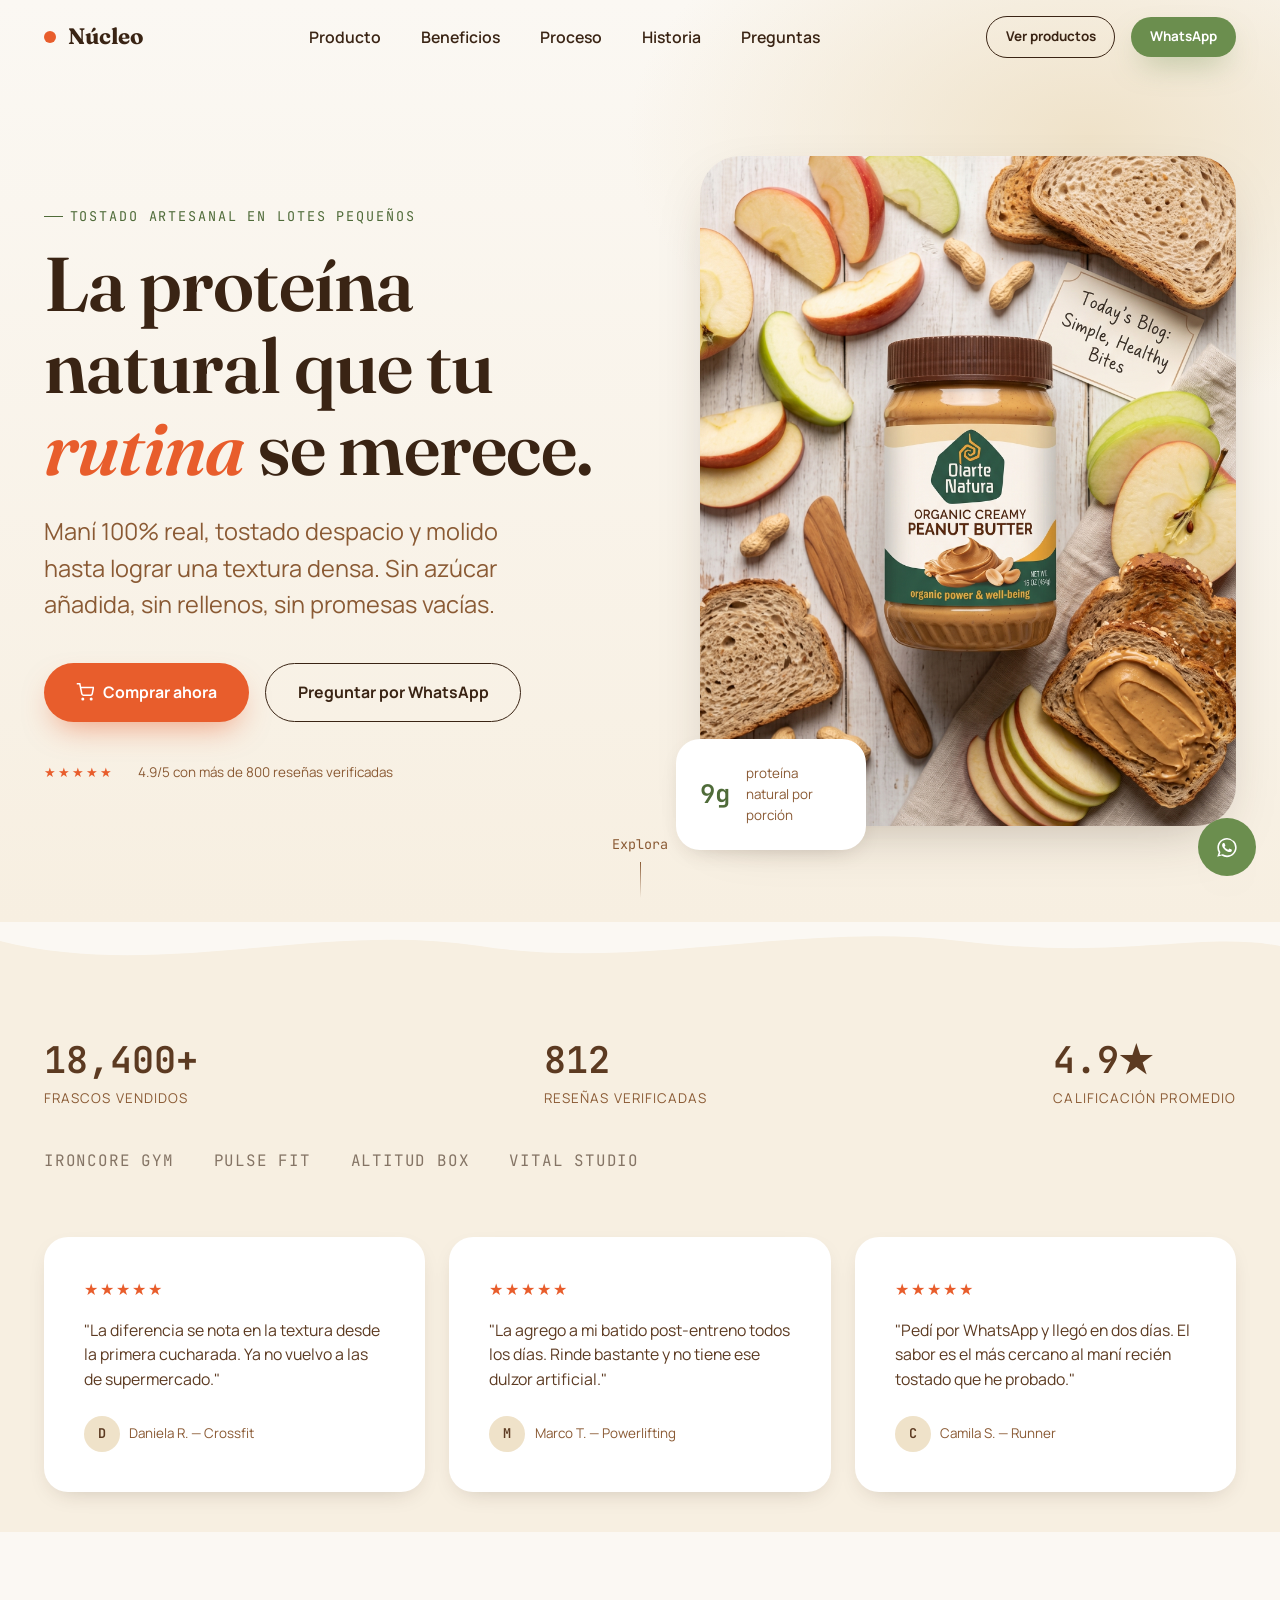
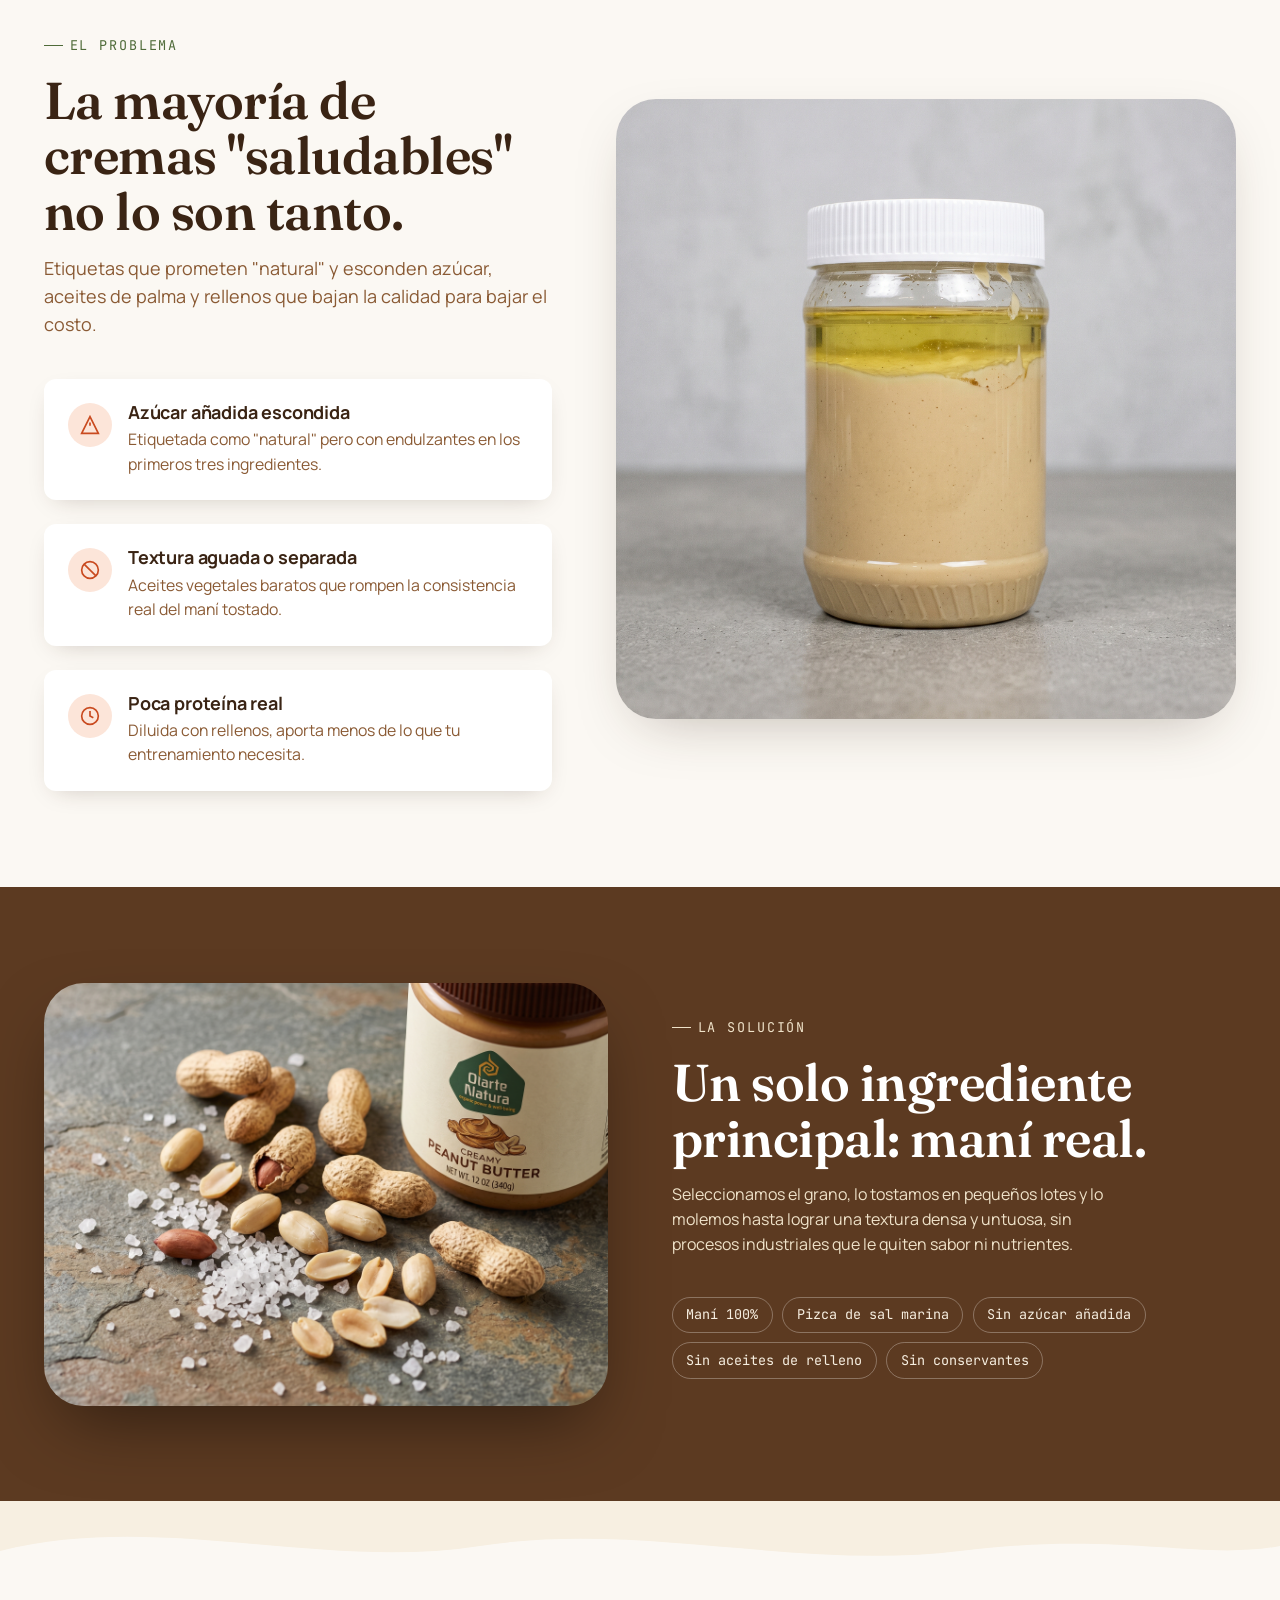
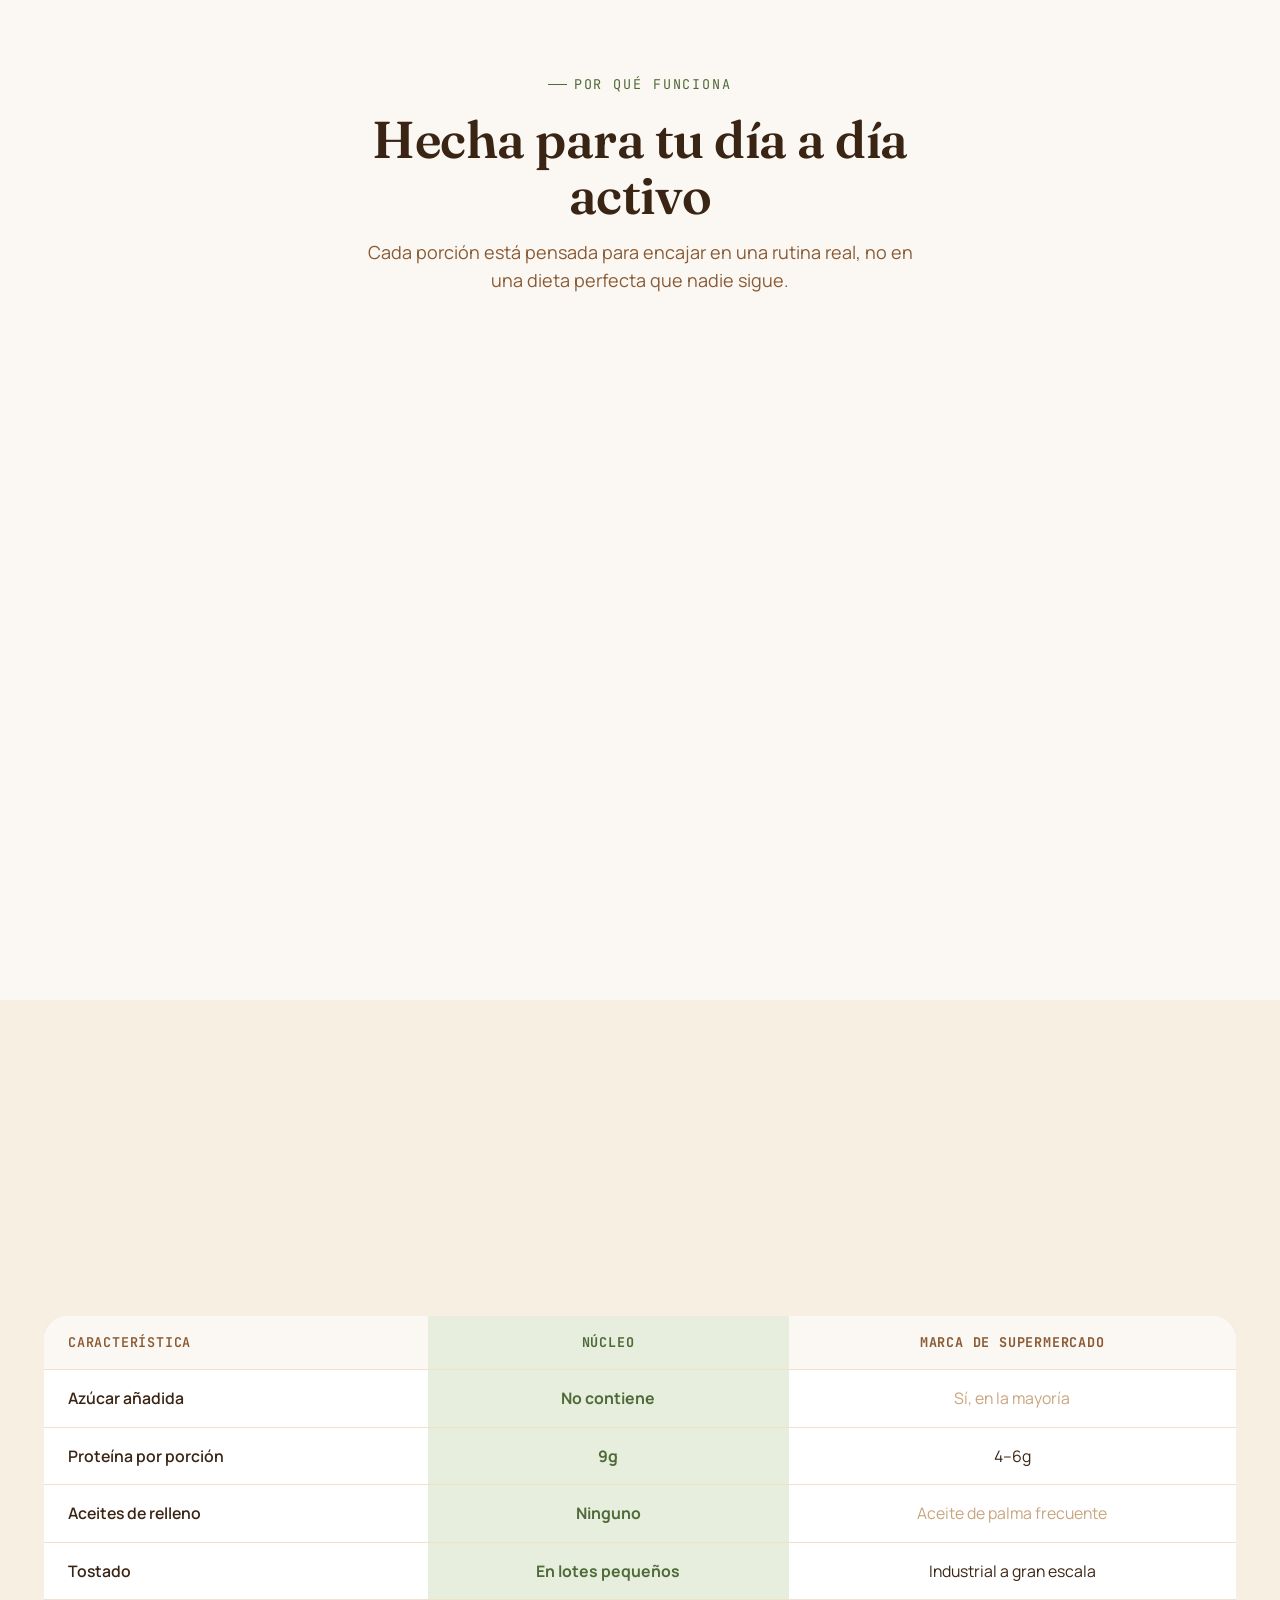
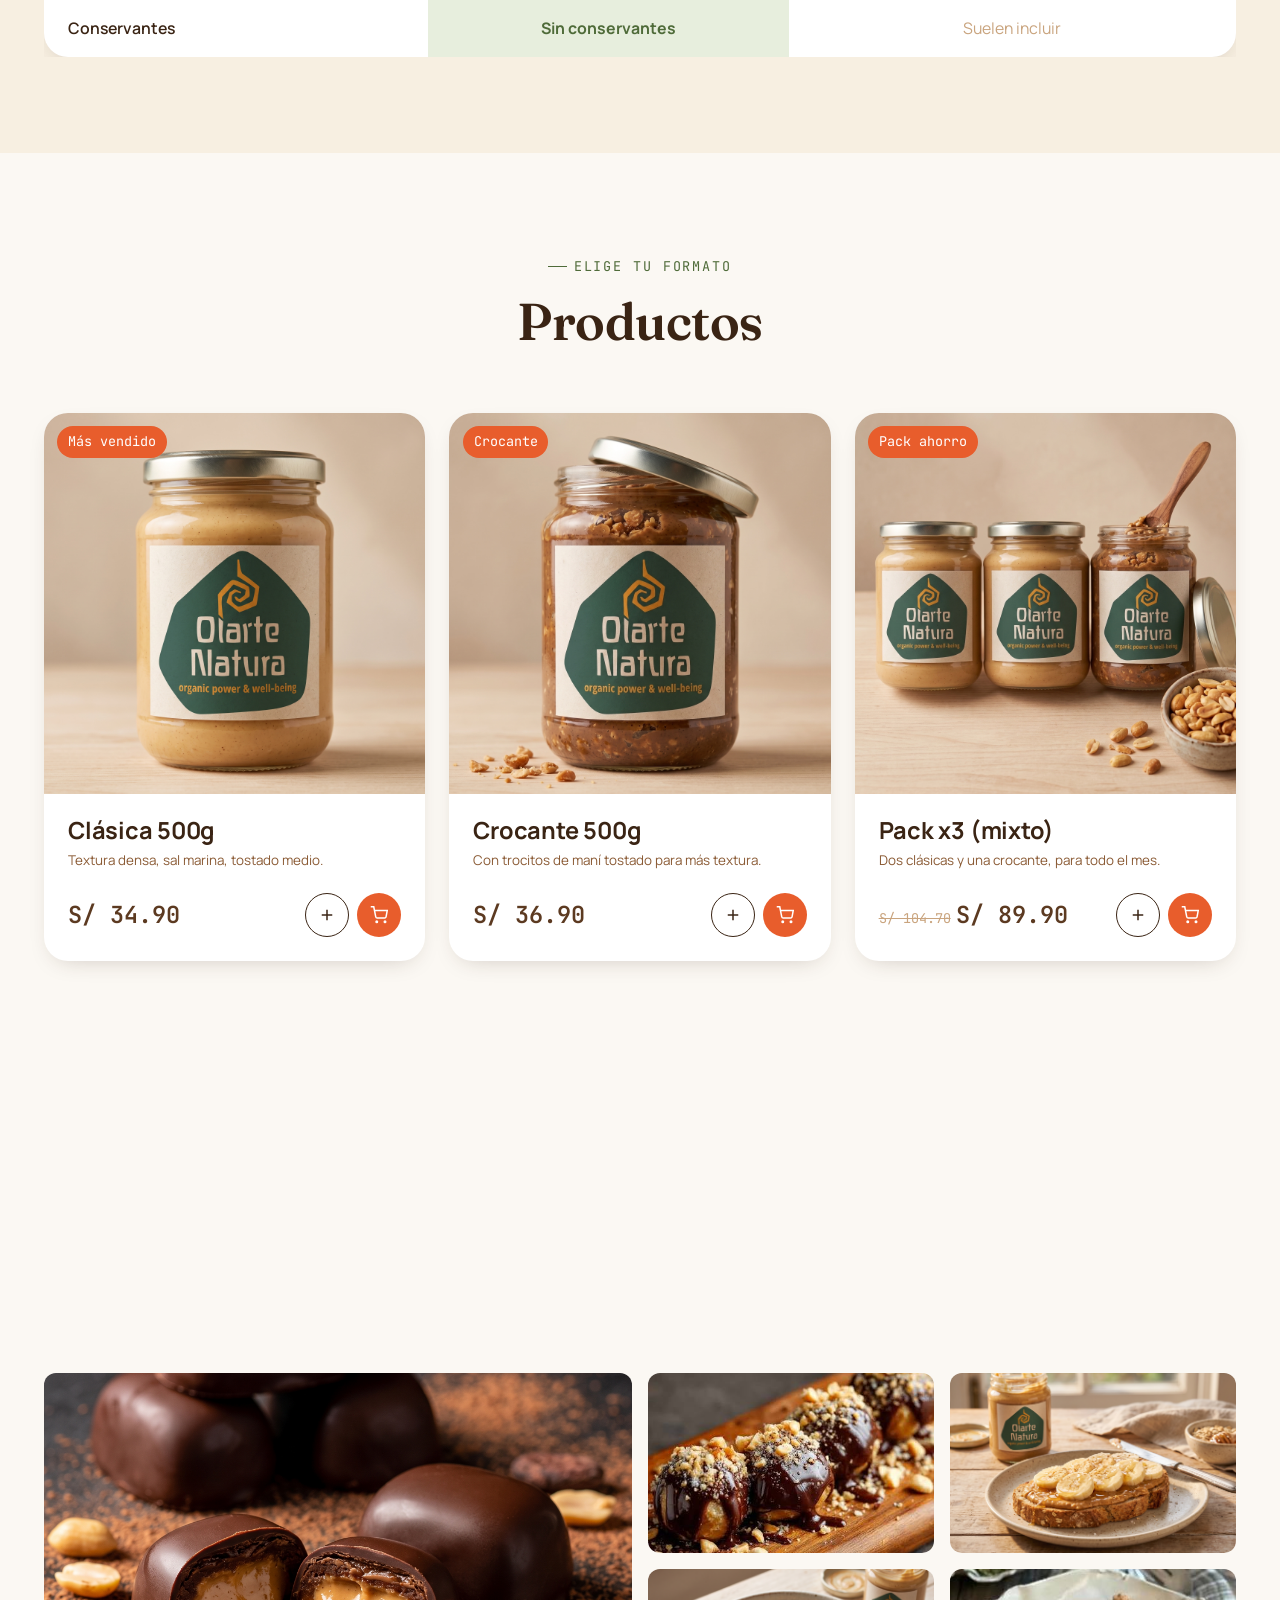
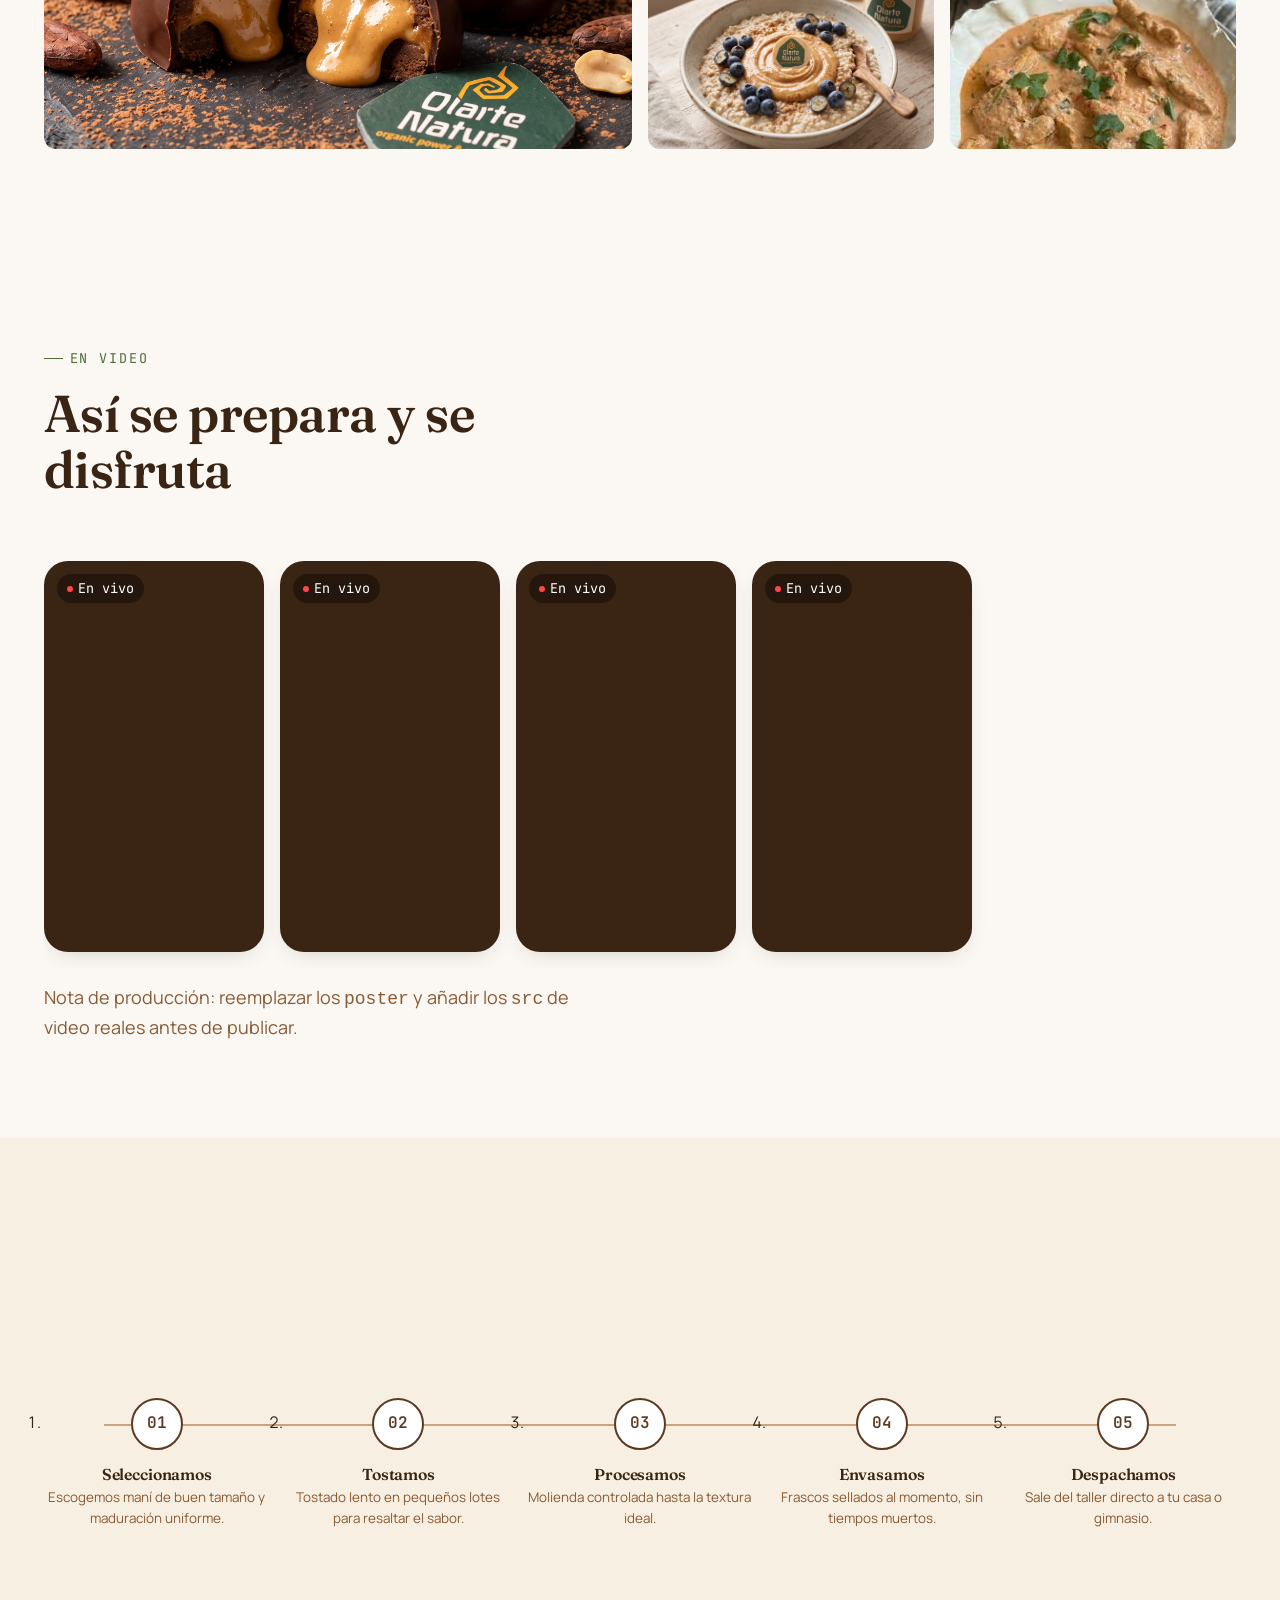
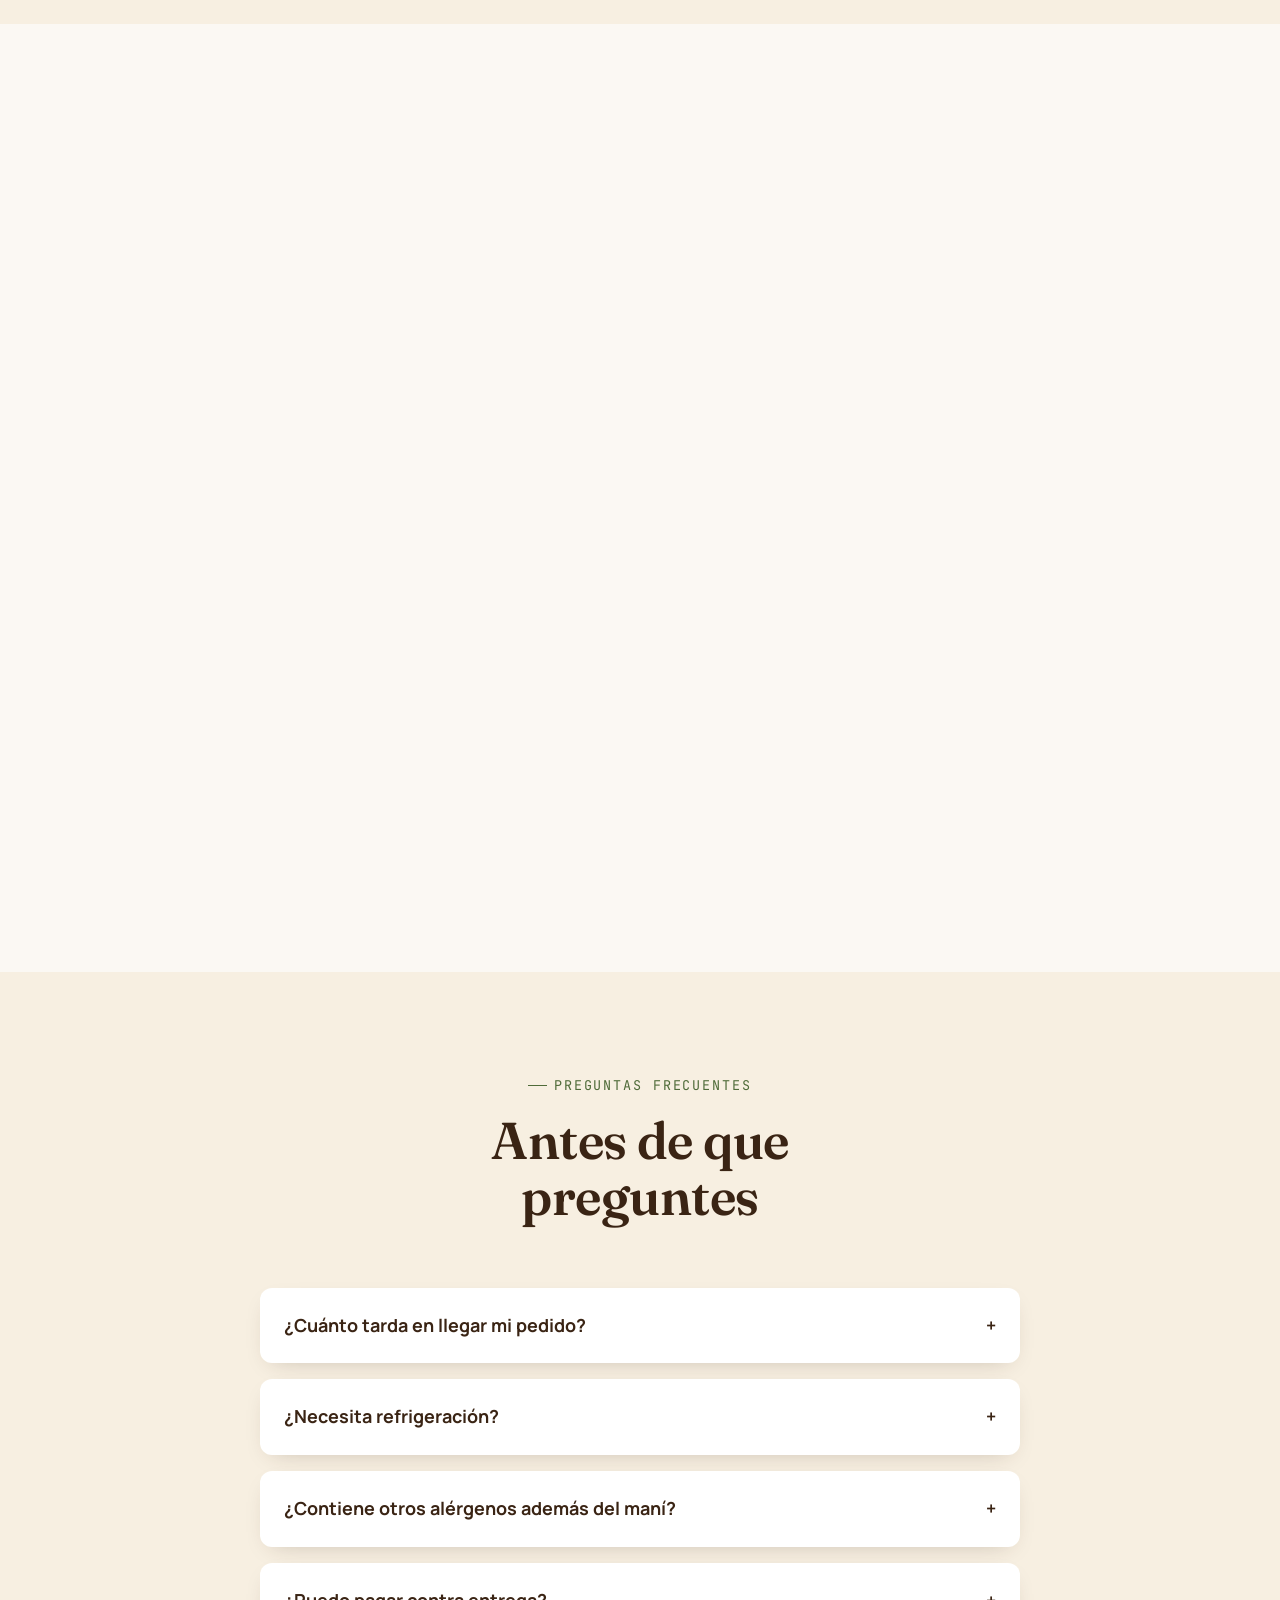
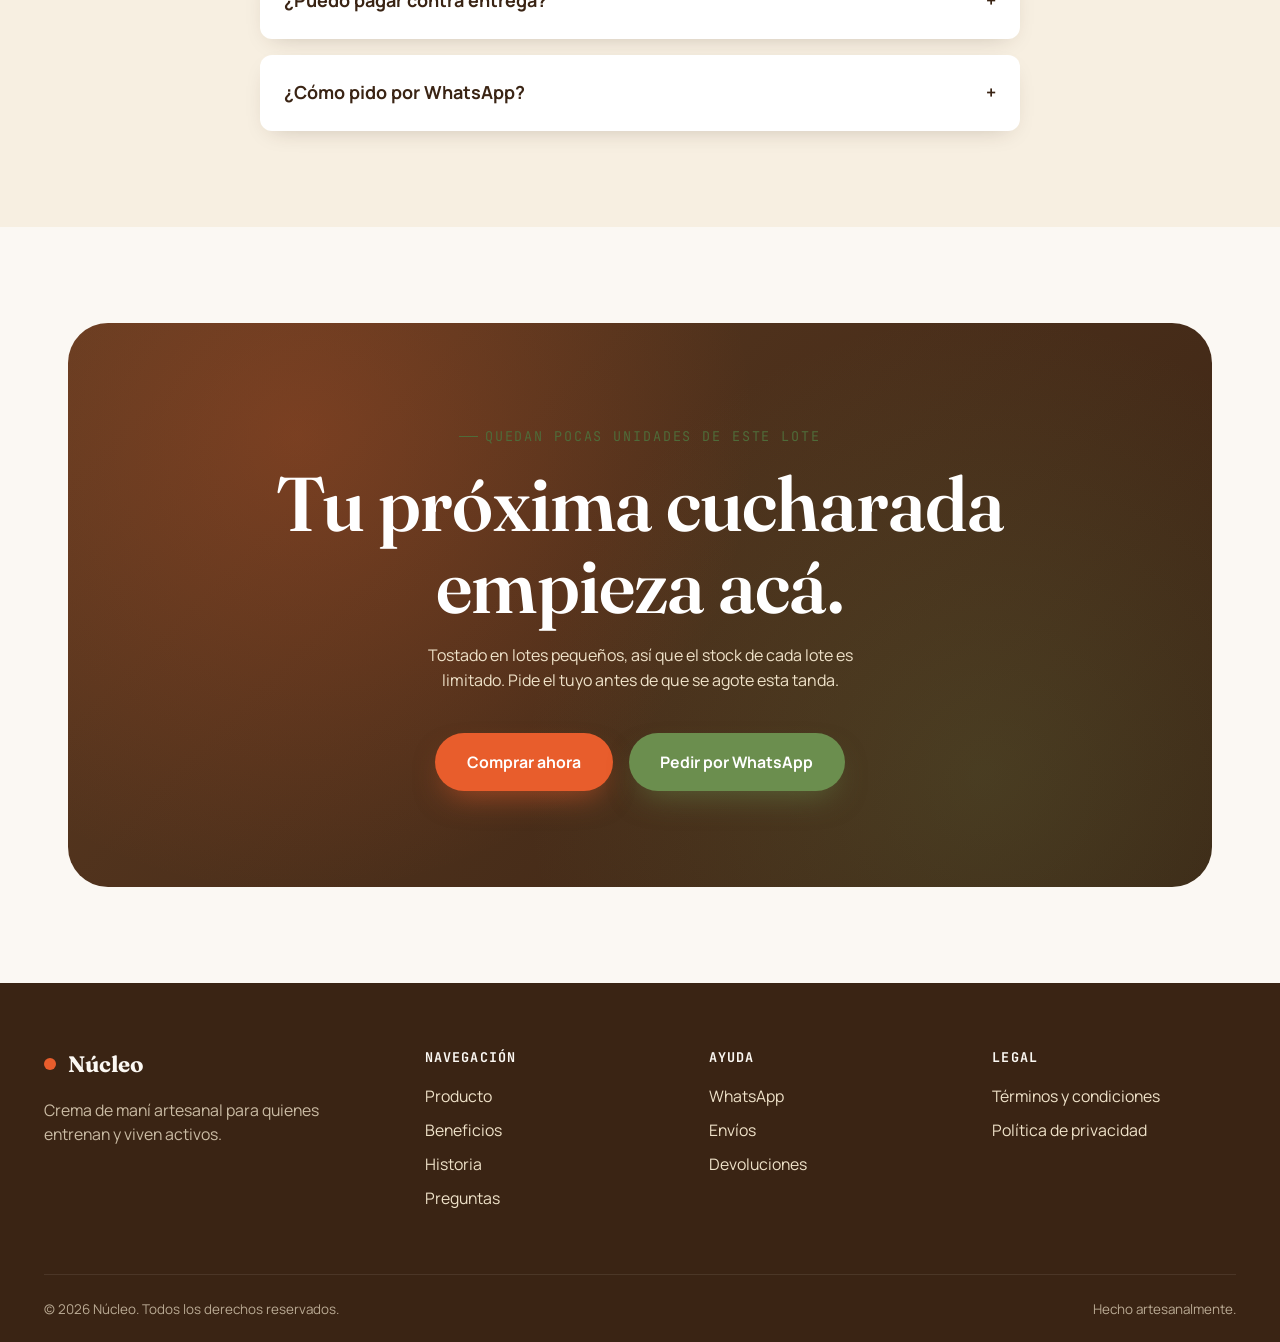
<file: index.html>
<!DOCTYPE html>
<html lang="es">
<head>
<meta charset="UTF-8">
<meta name="viewport" content="width=device-width, initial-scale=1.0">

<!-- ============ SEO ============ -->
<title>Núcleo | Crema de Maní Artesanal 100% Natural para Deportistas</title>
<meta name="description" content="Crema de maní artesanal, tostada en pequeños lotes, sin azúcar añadida y alta en proteína. Ideal para tu rutina fitness. Envíos a todo el país, pide por WhatsApp.">
<meta name="keywords" content="crema de mani, mantequilla de mani, proteina natural, mani fitness, crema de mani artesanal, mani sin azucar">
<link rel="canonical" href="https://www.nucleomani.com/">

<!-- ============ Open Graph ============ -->
<meta property="og:type" content="website">
<meta property="og:title" content="Núcleo | Crema de Maní Artesanal 100% Natural">
<meta property="og:description" content="Tostada en pequeños lotes. Sin azúcar añadida. Alta en proteína natural. Hecha para quienes entrenan y viven activos.">
<meta property="og:image" content="/images/og-cover.jpg">
<meta property="og:locale" content="es_PE">
<meta property="og:url" content="https://www.nucleomani.com/">
<meta name="twitter:card" content="summary_large_image">

<!-- ============ Schema.org: Product + Organization ============ -->
<script type="application/ld+json">
{
  "@context": "https://schema.org",
  "@type": "Product",
  "name": "Núcleo Crema de Maní Artesanal",
  "description": "Crema de maní 100% natural, tostada en pequeños lotes, sin azúcar añadida, alta en proteína.",
  "brand": {"@type": "Brand", "name": "Núcleo"},
  "offers": {
    "@type": "AggregateOffer",
    "priceCurrency": "PEN",
    "lowPrice": "29.90",
    "highPrice": "49.90",
    "offerCount": "3"
  },
  "aggregateRating": {
    "@type": "AggregateRating",
    "ratingValue": "4.9",
    "reviewCount": "812"
  }
}
</script>

<link rel="icon" href="/icons/favicon.svg" type="image/svg+xml">
<style>
/* =====================================================================
   MANÍ ARTESANAL — SISTEMA DE DISEÑO
   Marca premium de crema de maní artesanal para el mercado fitness.
   Paleta: marrón maní / crema / verde natural / naranja CTA
   Tipografía: Fraunces (display) + Manrope (cuerpo) + JetBrains Mono (data)
   ===================================================================== */

@import url('https://fonts.googleapis.com/css2?family=Fraunces:ital,opsz,wght@0,9..144,300;0,9..144,400;0,9..144,500;0,9..144,600;0,9..144,700;0,9..144,900;1,9..144,400;1,9..144,500&family=Manrope:wght@400;500;600;700;800&family=JetBrains+Mono:wght@400;500;600&display=swap');

:root{
  /* ---- Color: paleta de marca ---- */
  --brown-900:#3A2414;   /* texto principal / marrón oscuro */
  --brown-700:#5C3A21;   /* marrón maní — color principal */
  --brown-500:#8A5A34;
  --brown-300:#C9A47E;
  --cream-100:#FBF8F3;   /* fondo base */
  --cream-200:#F7EFE1;   /* crema — color secundario */
  --cream-300:#EFE2C9;
  --green-600:#4F6B39;
  --green-500:#6B8E4E;   /* verde natural — acento */
  --green-100:#E7EEDD;
  --orange-600:#C94A1F;
  --orange-500:#E85D2C;  /* naranja intenso — CTA */
  --orange-100:#FCE5D9;
  --ink:#241505;
  --white:#FFFFFF;

  /* ---- Tipografía ---- */
  --font-display:'Fraunces', Georgia, serif;
  --font-body:'Manrope', -apple-system, sans-serif;
  --font-mono:'JetBrains Mono', monospace;

  /* ---- Escala tipográfica ---- */
  --fs-xs: clamp(0.75rem, 0.72rem + 0.15vw, 0.85rem);
  --fs-sm: clamp(0.9rem, 0.87rem + 0.15vw, 1rem);
  --fs-base: clamp(1rem, 0.97rem + 0.2vw, 1.125rem);
  --fs-lg: clamp(1.25rem, 1.15rem + 0.4vw, 1.5rem);
  --fs-xl: clamp(1.75rem, 1.5rem + 1vw, 2.5rem);
  --fs-2xl: clamp(2.25rem, 1.8rem + 1.8vw, 3.5rem);
  --fs-3xl: clamp(3rem, 2.2rem + 3.2vw, 5.5rem);

  /* ---- Espaciado ---- */
  --space-1: 0.5rem;
  --space-2: 1rem;
  --space-3: 1.5rem;
  --space-4: 2.5rem;
  --space-5: 4rem;
  --space-6: 6rem;
  --space-7: 9rem;

  /* ---- Forma / sombra ---- */
  --radius-sm: 12px;
  --radius-md: 24px;
  --radius-lg: 40px;
  --shadow-soft: 0 20px 60px -25px rgba(58,36,20,0.35);
  --shadow-tight: 0 8px 24px -12px rgba(58,36,20,0.28);
  --ease: cubic-bezier(.22,1,.36,1);
}

/* ===================== RESET ===================== */
*,*::before,*::after{box-sizing:border-box; margin:0; padding:0;}
html{scroll-behavior:smooth;}
@media (prefers-reduced-motion: reduce){
  html{scroll-behavior:auto;}
  *,*::before,*::after{animation-duration:0.01ms !important; animation-iteration-count:1 !important; transition-duration:0.01ms !important; scroll-behavior:auto !important;}
}
body{
  font-family:var(--font-body);
  color:var(--brown-900);
  background:var(--cream-100);
  line-height:1.55;
  -webkit-font-smoothing:antialiased;
  overflow-x:hidden;
}
img{max-width:100%; display:block; height:auto;}
a{color:inherit; text-decoration:none;}
button{font:inherit; cursor:pointer; border:none; background:none; color:inherit;}
ul{list-style:none;}
h1,h2,h3,h4{font-family:var(--font-display); line-height:1.08; font-weight:600; letter-spacing:-0.01em;}
:focus-visible{outline:3px solid var(--orange-500); outline-offset:3px; border-radius:4px;}

.wrap{max-width:1240px; margin-inline:auto; padding-inline:var(--space-3);}
@media (max-width:640px){ .wrap{padding-inline:var(--space-2);} }

.eyebrow{
  font-family:var(--font-mono);
  font-size:var(--fs-xs);
  letter-spacing:.14em;
  text-transform:uppercase;
  color:var(--green-600);
  display:inline-flex; align-items:center; gap:.5em;
}
.eyebrow::before{content:''; width:1.4em; height:1px; background:var(--green-600);}

.section-title{font-size:var(--fs-2xl); margin-top:var(--space-2); max-width:16ch;}
.section-sub{font-size:var(--fs-base); color:var(--brown-500); max-width:52ch; margin-top:var(--space-2);}
.section-head{margin-bottom:var(--space-5);}
.section-head.center{text-align:center; margin-inline:auto;}
.section-head.center .section-title, .section-head.center .section-sub{margin-inline:auto;}

section{padding-block:var(--space-6); position:relative;}
@media (max-width:768px){ section{padding-block:var(--space-5);} }

/* ---- reveal-on-scroll ---- */
.reveal{opacity:0; transform:translateY(28px); transition:opacity .8s var(--ease), transform .8s var(--ease);}
.reveal.is-visible{opacity:1; transform:translateY(0);}
.reveal-stagger > *{opacity:0; transform:translateY(24px); transition:opacity .7s var(--ease), transform .7s var(--ease);}
.reveal-stagger.is-visible > *{opacity:1; transform:translateY(0);}
.reveal-stagger.is-visible > *:nth-child(1){transition-delay:.05s}
.reveal-stagger.is-visible > *:nth-child(2){transition-delay:.15s}
.reveal-stagger.is-visible > *:nth-child(3){transition-delay:.25s}
.reveal-stagger.is-visible > *:nth-child(4){transition-delay:.35s}
.reveal-stagger.is-visible > *:nth-child(5){transition-delay:.45s}
.reveal-stagger.is-visible > *:nth-child(6){transition-delay:.55s}

/* ===================== BOTONES ===================== */
.btn{
  display:inline-flex; align-items:center; justify-content:center; gap:.6em;
  padding:1.05em 2em;
  border-radius:100px;
  font-weight:700;
  font-size:var(--fs-sm);
  transition:transform .35s var(--ease), box-shadow .35s var(--ease), background .3s;
  white-space:nowrap;
}
.btn-primary{
  background:var(--orange-500); color:var(--white);
  box-shadow:0 14px 30px -10px rgba(232,93,44,.55);
}
.btn-primary:hover{ background:var(--orange-600); transform:translateY(-3px); box-shadow:0 18px 34px -8px rgba(232,93,44,.6);}
.btn-ghost{
  background:transparent; color:var(--brown-900);
  border:1.5px solid var(--brown-900);
}
.btn-ghost:hover{background:var(--brown-900); color:var(--cream-100); transform:translateY(-3px);}
.btn-whatsapp{
  background:var(--green-500); color:var(--white);
  box-shadow:0 14px 30px -10px rgba(107,142,78,.5);
}
.btn-whatsapp:hover{background:var(--green-600); transform:translateY(-3px);}
.btn svg{width:1.15em; height:1.15em;}

/* ===================== NAVBAR ===================== */
.navbar{
  position:fixed; inset:0 0 auto 0; z-index:200;
  padding-block:var(--space-2);
  transition:background .4s var(--ease), box-shadow .4s var(--ease), padding .4s var(--ease);
}
.navbar .wrap{display:flex; align-items:center; justify-content:space-between;}
.navbar.scrolled{
  background:rgba(251,248,243,.88); backdrop-filter:blur(14px);
  box-shadow:0 10px 30px -20px rgba(58,36,20,.4);
  padding-block:var(--space-1);
}
.logo{font-family:var(--font-display); font-size:1.4rem; font-weight:700; display:flex; align-items:center; gap:.5em;}
.logo .dot{width:.55em; height:.55em; border-radius:50%; background:var(--orange-500); display:inline-block;}
.nav-links{display:flex; gap:var(--space-4); font-size:var(--fs-sm); font-weight:600;}
.nav-links a{position:relative; padding-block:.3em;}
.nav-links a::after{content:'';position:absolute; left:0; bottom:0; width:0; height:2px; background:var(--orange-500); transition:width .3s var(--ease);}
.nav-links a:hover::after{width:100%;}
.nav-cta{display:flex; align-items:center; gap:var(--space-2);}
.nav-cta .btn{padding:.7em 1.4em; font-size:var(--fs-xs);}
.nav-toggle{display:none; width:44px; height:44px; align-items:center; justify-content:center;}
@media (max-width:860px){
  .nav-links{position:fixed; inset:0 0 0 auto; width:min(320px,80vw); height:100vh; background:var(--cream-200); flex-direction:column; justify-content:center; align-items:flex-start; padding:var(--space-5) var(--space-4); transform:translateX(100%); transition:transform .5s var(--ease); z-index:210;}
  .nav-links.open{transform:translateX(0);}
  .nav-links a{font-size:var(--fs-lg);}
  .nav-toggle{display:flex;}
  .nav-cta .btn-ghost{display:none;}
}

/* ===================== HERO ===================== */
.hero{
  min-height:100svh; display:flex; align-items:center;
  padding-top:calc(var(--space-6) + 60px);
  background:
    radial-gradient(ellipse 60% 50% at 85% 15%, var(--cream-300) 0%, transparent 60%),
    linear-gradient(180deg, var(--cream-100), var(--cream-200));
  position:relative; overflow:hidden;
}
.hero .wrap{display:grid; grid-template-columns:1.05fr .95fr; gap:var(--space-5); align-items:center;}
.hero-copy .eyebrow{margin-bottom:var(--space-2);}
.hero-title{font-size:var(--fs-3xl); color:var(--brown-900);}
.hero-title em{font-style:italic; color:var(--orange-500);}
.hero-sub{font-size:var(--fs-lg); color:var(--brown-500); max-width:36ch; margin-top:var(--space-3); font-weight:400;}
.hero-actions{display:flex; gap:var(--space-2); margin-top:var(--space-4); flex-wrap:wrap;}
.hero-trust{display:flex; align-items:center; gap:var(--space-3); margin-top:var(--space-4); font-size:var(--fs-xs); color:var(--brown-500);}
.hero-trust .stars{color:var(--orange-500); letter-spacing:2px;}
.hero-visual{position:relative;}
.hero-jar{position:relative; border-radius:var(--radius-lg); overflow:hidden; box-shadow:var(--shadow-soft); aspect-ratio:4/5;}
.hero-jar img{width:100%; height:100%; object-fit:cover;}
.hero-badge{
  position:absolute; bottom:-1.5rem; left:-1.5rem;
  background:var(--white); border-radius:var(--radius-md); padding:var(--space-3);
  box-shadow:var(--shadow-tight); display:flex; align-items:center; gap:var(--space-2);
  animation:float 5s ease-in-out infinite;
}
.hero-badge .num{font-family:var(--font-mono); font-size:1.6rem; font-weight:600; color:var(--green-600);}
.hero-badge .label{font-size:var(--fs-xs); color:var(--brown-500); max-width:12ch;}
@keyframes float{ 0%,100%{transform:translateY(0)} 50%{transform:translateY(-10px)} }

.scroll-indicator{
  position:absolute; bottom:var(--space-3); left:50%; transform:translateX(-50%);
  display:flex; flex-direction:column; align-items:center; gap:.5em;
  font-family:var(--font-mono); font-size:var(--fs-xs); color:var(--brown-500);
}
.scroll-indicator .line{width:1px; height:36px; background:linear-gradient(var(--brown-500), transparent); animation:scrolldown 2s ease-in-out infinite;}
@keyframes scrolldown{ 0%{transform:scaleY(0); transform-origin:top} 50%{transform:scaleY(1); transform-origin:top} 51%{transform-origin:bottom} 100%{transform:scaleY(0); transform-origin:bottom} }
@media (max-width:960px){
  .hero .wrap{grid-template-columns:1fr; text-align:left;}
  .hero-visual{order:-1; max-width:420px;}
}

/* ---- Drip divider: elemento firma ---- */
.drip{width:100%; height:70px; display:block; margin-top:-1px;}
.drip path{fill:var(--cream-100);}
.drip.to-cream path{fill:var(--cream-200);}
.drip.to-brown path{fill:var(--brown-700);}
.drip.to-white path{fill:var(--white);}

/* ===================== PRUEBA SOCIAL ===================== */
.social-proof{background:var(--cream-200); padding-block:var(--space-4);}
.proof-row{display:flex; flex-wrap:wrap; align-items:center; justify-content:space-between; gap:var(--space-4);}
.proof-stat{text-align:left;}
.proof-stat .num{font-family:var(--font-mono); font-size:var(--fs-xl); color:var(--brown-700); font-weight:600;}
.proof-stat .cap{font-size:var(--fs-xs); color:var(--brown-500); text-transform:uppercase; letter-spacing:.08em;}
.logos-row{display:flex; gap:var(--space-4); flex-wrap:wrap; align-items:center; opacity:.6; font-family:var(--font-mono); font-size:var(--fs-sm); letter-spacing:.05em;}

.testimonials{display:grid; grid-template-columns:repeat(3,1fr); gap:var(--space-3); margin-top:var(--space-5);}
.t-card{background:var(--white); border-radius:var(--radius-md); padding:var(--space-4); box-shadow:var(--shadow-tight);}
.t-card .stars{color:var(--orange-500); letter-spacing:2px; margin-bottom:var(--space-2); display:block;}
.t-card p{font-size:var(--fs-sm); color:var(--brown-700);}
.t-card .who{margin-top:var(--space-3); display:flex; align-items:center; gap:.7em; font-size:var(--fs-xs); color:var(--brown-500);}
.t-card .avatar{width:36px; height:36px; border-radius:50%; background:var(--cream-300); display:flex; align-items:center; justify-content:center; font-family:var(--font-mono); font-weight:600; color:var(--brown-700);}
@media (max-width:860px){ .testimonials{grid-template-columns:1fr;} }

/* ===================== PROBLEMA ===================== */
.problem{background:var(--cream-100);}
.problem-grid{display:grid; grid-template-columns:.9fr 1.1fr; gap:var(--space-5); align-items:center;}
.problem-list{display:flex; flex-direction:column; gap:var(--space-3); margin-top:var(--space-4);}
.problem-item{display:flex; gap:var(--space-2); align-items:flex-start; padding:var(--space-3); border-radius:var(--radius-sm); background:var(--white); box-shadow:var(--shadow-tight);}
.problem-item .ico{flex:none; width:44px; height:44px; border-radius:50%; background:var(--orange-100); display:flex; align-items:center; justify-content:center; color:var(--orange-600);}
.problem-item h4{font-family:var(--font-body); font-size:var(--fs-base); font-weight:700;}
.problem-item p{font-size:var(--fs-sm); color:var(--brown-500); margin-top:.3em;}
.problem-visual{border-radius:var(--radius-lg); overflow:hidden; aspect-ratio:1/1; box-shadow:var(--shadow-soft);}
.problem-visual img{width:100%; height:100%; object-fit:cover;}
@media (max-width:900px){ .problem-grid{grid-template-columns:1fr;} .problem-visual{order:-1;} }

/* ===================== SOLUCIÓN ===================== */
.solution{background:var(--brown-700); color:var(--cream-100); overflow:hidden;}
.solution .eyebrow{color:var(--cream-300);}
.solution .eyebrow::before{background:var(--cream-300);}
.solution-grid{display:grid; grid-template-columns:1fr 1fr; gap:var(--space-5); align-items:center;}
.solution-copy .section-title{color:var(--white);}
.solution-copy p{color:var(--cream-300); margin-top:var(--space-2); max-width:44ch;}
.ingredient-tags{display:flex; flex-wrap:wrap; gap:.6em; margin-top:var(--space-4);}
.ingredient-tags span{
  font-family:var(--font-mono); font-size:var(--fs-xs); padding:.5em 1em;
  border:1px solid rgba(251,248,243,.3); border-radius:100px; color:var(--cream-200);
}
.solution-visual{position:relative; border-radius:var(--radius-lg); overflow:hidden; aspect-ratio:4/3; box-shadow:0 30px 70px -20px rgba(0,0,0,.5);}
.solution-visual img{width:100%; height:100%; object-fit:cover;}
@media (max-width:900px){ .solution-grid{grid-template-columns:1fr;} }

/* ===================== BENEFICIOS ===================== */
.benefits-grid{display:grid; grid-template-columns:repeat(3,1fr); gap:var(--space-3);}
.b-card{background:var(--white); border-radius:var(--radius-md); padding:var(--space-4); box-shadow:var(--shadow-tight); transition:transform .4s var(--ease), box-shadow .4s var(--ease);}
.b-card:hover{transform:translateY(-8px); box-shadow:var(--shadow-soft);}
.b-card .ring-wrap{width:76px; height:76px; margin-bottom:var(--space-3);}
.b-card h3{font-size:var(--fs-lg); font-family:var(--font-body); font-weight:700;}
.b-card p{font-size:var(--fs-sm); color:var(--brown-500); margin-top:.4em;}
@media (max-width:900px){ .benefits-grid{grid-template-columns:1fr 1fr;} }
@media (max-width:560px){ .benefits-grid{grid-template-columns:1fr;} }

/* ===================== COMPARACIÓN ===================== */
.compare{background:var(--cream-200);}
.compare-table{width:100%; border-collapse:separate; border-spacing:0; background:var(--white); border-radius:var(--radius-md); overflow:hidden; box-shadow:var(--shadow-tight);}
.compare-table th,.compare-table td{padding:var(--space-2) var(--space-3); text-align:center; font-size:var(--fs-sm); border-bottom:1px solid var(--cream-300);}
.compare-table th{font-family:var(--font-mono); font-size:var(--fs-xs); text-transform:uppercase; letter-spacing:.06em; color:var(--brown-500); background:var(--cream-100);}
.compare-table td:first-child, .compare-table th:first-child{text-align:left; font-weight:600;}
.compare-table .col-us{background:var(--green-100); font-weight:700; color:var(--green-600);}
.compare-table tr:last-child td{border-bottom:none;}
.compare-table .yes{color:var(--green-600); font-weight:700;}
.compare-table .no{color:var(--brown-300);}
.compare-scroll{overflow-x:auto; -webkit-overflow-scrolling:touch;}
@media (max-width:700px){ .compare-table{min-width:560px;} }

/* ===================== PRODUCTOS ===================== */
.products-grid{display:grid; grid-template-columns:repeat(3,1fr); gap:var(--space-3);}
.p-card{background:var(--white); border-radius:var(--radius-md); overflow:hidden; box-shadow:var(--shadow-tight); display:flex; flex-direction:column; transition:transform .4s var(--ease), box-shadow .4s var(--ease);}
.p-card:hover{transform:translateY(-6px); box-shadow:var(--shadow-soft);}
.p-media{aspect-ratio:1/1; overflow:hidden; position:relative; background:var(--cream-200);}
.p-media img{width:100%; height:100%; object-fit:cover; transition:transform .6s var(--ease);}
.p-card:hover .p-media img{transform:scale(1.06);}
.p-tag{position:absolute; top:1em; left:1em; background:var(--orange-500); color:var(--white); font-family:var(--font-mono); font-size:var(--fs-xs); padding:.4em .8em; border-radius:100px;}
.p-body{padding:var(--space-3); display:flex; flex-direction:column; gap:.4em; flex:1;}
.p-body h3{font-size:var(--fs-lg); font-family:var(--font-body); font-weight:700;}
.p-body .desc{font-size:var(--fs-xs); color:var(--brown-500);}
.p-price-row{margin-top:auto; display:flex; align-items:center; justify-content:space-between; padding-top:var(--space-2);}
.p-price{font-family:var(--font-mono); font-size:var(--fs-lg); font-weight:600; color:var(--brown-700);}
.p-price .old{font-size:var(--fs-xs); color:var(--brown-300); text-decoration:line-through; margin-right:.4em; font-weight:400;}
.p-buy{display:flex; gap:.5em;}
.p-buy button{width:44px; height:44px; border-radius:50%; display:flex; align-items:center; justify-content:center; transition:transform .3s var(--ease);}
.p-buy .add{border:1.5px solid var(--brown-900);}
.p-buy .add:hover{background:var(--brown-900); color:var(--white); transform:scale(1.08);}
.p-buy .buy{background:var(--orange-500); color:var(--white);}
.p-buy .buy:hover{background:var(--orange-600); transform:scale(1.08);}
@media (max-width:900px){ .products-grid{grid-template-columns:1fr 1fr;} }
@media (max-width:560px){ .products-grid{grid-template-columns:1fr;} }

/* ===================== GALERÍA ===================== */
.gallery-grid{
  display:grid; grid-template-columns:repeat(4,1fr); grid-auto-rows:180px; gap:var(--space-2);
}
.g-item{border-radius:var(--radius-sm); overflow:hidden; position:relative;}
.g-item img{width:100%; height:100%; object-fit:cover; transition:transform .6s var(--ease);}
.g-item:hover img{transform:scale(1.08);}
.g-item.big{grid-column:span 2; grid-row:span 2;}
@media (max-width:860px){
  .gallery-grid{grid-template-columns:repeat(2,1fr); grid-auto-rows:140px;}
  .g-item.big{grid-column:span 2; grid-row:span 1;}
}

/* ===================== VIDEOS ===================== */
.videos-strip{display:flex; gap:var(--space-2); overflow-x:auto; padding-bottom:var(--space-2); scroll-snap-type:x mandatory;}
.v-card{
  flex:none; width:220px; aspect-ratio:9/16; border-radius:var(--radius-md); overflow:hidden; position:relative;
  scroll-snap-align:start; box-shadow:var(--shadow-tight); background:var(--brown-900);
}
.v-card video, .v-card img{width:100%; height:100%; object-fit:cover;}
.v-card .v-badge{position:absolute; top:1em; left:1em; display:flex; align-items:center; gap:.4em; color:var(--white); font-family:var(--font-mono); font-size:var(--fs-xs); background:rgba(0,0,0,.35); padding:.3em .7em; border-radius:100px; backdrop-filter:blur(4px);}
.v-card .v-badge .dot{width:6px;height:6px;border-radius:50%;background:#ff4747;}

/* ===================== PROCESO ===================== */
.process{background:var(--cream-200);}
.timeline{display:grid; grid-template-columns:repeat(5,1fr); gap:var(--space-2); margin-top:var(--space-5); position:relative;}
.timeline::before{content:'';position:absolute; top:26px; left:5%; right:5%; height:2px; background:var(--brown-300); z-index:0;}
.tl-step{position:relative; z-index:1; text-align:center;}
.tl-step .tl-dot{width:52px; height:52px; border-radius:50%; background:var(--white); border:2px solid var(--brown-700); display:flex; align-items:center; justify-content:center; margin-inline:auto; font-family:var(--font-mono); font-weight:600; color:var(--brown-700); transition:background .4s, color .4s;}
.tl-step.is-visible .tl-dot{background:var(--brown-700); color:var(--cream-100);}
.tl-step h4{font-size:var(--fs-sm); margin-top:var(--space-2);}
.tl-step p{font-size:var(--fs-xs); color:var(--brown-500); margin-top:.3em;}
@media (max-width:860px){ .timeline{grid-template-columns:1fr; gap:var(--space-4);} .timeline::before{width:2px; height:100%; top:0; left:26px; right:auto;} .tl-step{display:flex; gap:var(--space-2); text-align:left; align-items:flex-start;} .tl-step .tl-dot{flex:none; margin-inline:0;} }

/* ===================== HISTORIA ===================== */
.story-grid{display:grid; grid-template-columns:1fr 1fr; gap:var(--space-5); align-items:center;}
.story-photos{display:grid; grid-template-columns:1fr 1fr; gap:var(--space-2);}
.story-photos img{border-radius:var(--radius-md); aspect-ratio:1/1.1; object-fit:cover;}
.story-photos .p2{margin-top:var(--space-4);}
.values-row{display:flex; gap:var(--space-3); margin-top:var(--space-4); flex-wrap:wrap;}
.value-pill{font-family:var(--font-mono); font-size:var(--fs-xs); padding:.6em 1.1em; border-radius:100px; background:var(--green-100); color:var(--green-600);}
@media (max-width:900px){ .story-grid{grid-template-columns:1fr;} }

/* ===================== FAQ ===================== */
.faq{background:var(--cream-200);}
.faq-list{max-width:760px; margin-inline:auto; margin-top:var(--space-5); display:flex; flex-direction:column; gap:var(--space-2);}
.faq-item{background:var(--white); border-radius:var(--radius-sm); overflow:hidden; box-shadow:var(--shadow-tight);}
.faq-q{width:100%; display:flex; align-items:center; justify-content:space-between; padding:var(--space-3); font-weight:700; font-size:var(--fs-base); text-align:left;}
.faq-q .plus{transition:transform .35s var(--ease); flex:none; margin-left:var(--space-2);}
.faq-item.open .faq-q .plus{transform:rotate(45deg);}
.faq-a{max-height:0; overflow:hidden; transition:max-height .4s var(--ease);}
.faq-a p{padding:0 var(--space-3) var(--space-3); font-size:var(--fs-sm); color:var(--brown-500);}

/* ===================== CTA FINAL ===================== */
.cta-final{
  background:linear-gradient(135deg, var(--brown-700), var(--brown-900));
  color:var(--cream-100); text-align:center; border-radius:var(--radius-lg);
  margin-inline:var(--space-3); overflow:hidden; position:relative;
  padding:var(--space-6) var(--space-3);
}
.cta-final::before{
  content:''; position:absolute; inset:0;
  background:radial-gradient(circle at 20% 20%, rgba(232,93,44,.25), transparent 45%), radial-gradient(circle at 80% 80%, rgba(107,142,78,.2), transparent 45%);
}
.cta-final > *{position:relative;}
.cta-final .section-title{color:var(--white); margin-inline:auto; font-size:var(--fs-3xl);}
.cta-final p{color:var(--cream-300); max-width:44ch; margin-inline:auto; margin-top:var(--space-2);}
.cta-final .hero-actions{justify-content:center; margin-top:var(--space-4);}

/* ===================== FOOTER ===================== */
footer{background:var(--brown-900); color:var(--cream-300); padding-block:var(--space-5) var(--space-3);}
.footer-grid{display:grid; grid-template-columns:1.4fr repeat(3,1fr); gap:var(--space-4);}
.footer-grid h5{font-family:var(--font-mono); font-size:var(--fs-xs); text-transform:uppercase; letter-spacing:.08em; color:var(--cream-100); margin-bottom:var(--space-2);}
.footer-grid ul{display:flex; flex-direction:column; gap:.6em; font-size:var(--fs-sm);}
.footer-grid a:hover{color:var(--orange-500);}
.footer-bottom{margin-top:var(--space-5); padding-top:var(--space-3); border-top:1px solid rgba(251,248,243,.12); display:flex; justify-content:space-between; flex-wrap:wrap; gap:var(--space-2); font-size:var(--fs-xs); color:var(--cream-300); opacity:.7;}
@media (max-width:768px){ .footer-grid{grid-template-columns:1fr 1fr;} }

/* ===================== FLOATING UI ===================== */
.float-stack{position:fixed; right:var(--space-3); bottom:var(--space-3); z-index:150; display:flex; flex-direction:column; gap:.8em; align-items:flex-end;}
.fab{
  width:58px; height:58px; border-radius:50%; display:flex; align-items:center; justify-content:center;
  box-shadow:var(--shadow-soft); transition:transform .3s var(--ease), opacity .3s var(--ease);
}
.fab-whatsapp{background:var(--green-500); color:var(--white);}
.fab-whatsapp:hover{transform:scale(1.08);}
.fab-top{background:var(--white); color:var(--brown-900); opacity:0; pointer-events:none; transform:translateY(10px);}
.fab-top.show{opacity:1; pointer-events:auto; transform:translateY(0);}
.fab svg{width:26px; height:26px;}

/* ===================== SR-ONLY ===================== */
.sr-only{position:absolute; width:1px; height:1px; padding:0; margin:-1px; overflow:hidden; clip:rect(0,0,0,0); white-space:nowrap; border:0;}

</style>
</head>
<body>

<a href="#main" class="sr-only">Saltar al contenido principal</a>

<!-- =====================================================================
  NAVBAR
  Objetivo psicológico: dar sensación de orden y accesibilidad permanente.
  Una barra fija con CTA visible reduce la fricción de compra en cualquier
  punto del scroll (principio de disponibilidad constante del deseo).
===================================================================== -->
<header class="navbar">
  <div class="wrap">
    <a href="#hero" class="logo" aria-label="Núcleo — Inicio"><span class="dot"></span>Núcleo</a>
    <nav class="nav-links" id="navLinks">
      <a href="#producto">Producto</a>
      <a href="#beneficios">Beneficios</a>
      <a href="#proceso">Proceso</a>
      <a href="#historia">Historia</a>
      <a href="#faq">Preguntas</a>
    </nav>
    <div class="nav-cta">
      <a href="#productos" class="btn btn-ghost">Ver productos</a>
      <a href="#" data-whatsapp="Hola, quiero pedir mi crema de maní 🥜" class="btn btn-whatsapp">WhatsApp</a>
    </div>
    <button class="nav-toggle" id="navToggle" aria-label="Abrir menú" aria-expanded="false" aria-controls="navLinks">
      <svg width="22" height="22" viewBox="0 0 24 24" fill="none" stroke="currentColor" stroke-width="2"><path d="M3 6h18M3 12h18M3 18h18"/></svg>
    </button>
  </div>
</header>

<main id="main">

<!-- =====================================================================
  1. HERO
  Objetivo psicológico: generar una primera impresión de calidad premium
  en menos de 3 segundos (efecto de "juicio estético instantáneo").
  Emoción: deseo + confianza inmediata.
  Objeción que elimina: "otra crema de maní más, ¿por qué esta sería distinta?"
  Acción esperada: scroll hacia abajo o clic directo en Comprar/WhatsApp.
===================================================================== -->
<section class="hero" id="hero">
  <div class="wrap">
    <div class="hero-copy">
      <span class="eyebrow">Tostado artesanal en lotes pequeños</span>
      <h1 class="hero-title">La proteína natural que tu <em>rutina</em> se merece.</h1>
      <p class="hero-sub">Maní 100% real, tostado despacio y molido hasta lograr una textura densa. Sin azúcar añadida, sin rellenos, sin promesas vacías.</p>
      <div class="hero-actions">
        <a href="#productos" class="btn btn-primary">
          <svg viewBox="0 0 24 24" fill="none" stroke="currentColor" stroke-width="2"><circle cx="9" cy="21" r="1"/><circle cx="20" cy="21" r="1"/><path d="M1 1h4l2.68 13.39a2 2 0 0 0 2 1.61h9.72a2 2 0 0 0 2-1.61L23 6H6"/></svg>
          Comprar ahora
        </a>
        <a href="#" data-whatsapp="Hola, quiero saber más antes de comprar 🥜" class="btn btn-ghost">Preguntar por WhatsApp</a>
      </div>
      <div class="hero-trust">
        <span class="stars">★★★★★</span>
        <span>4.9/5 con más de 800 reseñas verificadas</span>
      </div>
    </div>
    <div class="hero-visual">
      <div class="hero-jar">
        <img src="1.jpeg" alt="Frasco de crema de maní artesanal Núcleo sobre mesa de madera" loading="eager">
      </div>
      <div class="hero-badge">
        <span class="num">9g</span>
        <span class="label">proteína natural por porción</span>
      </div>
    </div>
  </div>
  <div class="scroll-indicator" aria-hidden="true">
    <span>Explora</span>
    <span class="line"></span>
  </div>
</section>
<svg class="drip to-cream" viewBox="0 0 1440 70" preserveAspectRatio="none" aria-hidden="true"><path d="M0,20 C180,60 360,0 540,25 C720,50 900,0 1080,20 C1260,40 1350,10 1440,25 L1440,70 L0,70 Z"/></svg>

<!-- =====================================================================
  2. PRUEBA SOCIAL
  Objetivo psicológico: activar el sesgo de validación social — si otros
  ya confían, el riesgo percibido de comprar baja drásticamente.
  Emoción: seguridad, pertenencia a una comunidad activa.
  Objeción que elimina: "¿esto realmente funciona / lo compra gente real?"
  Acción esperada: seguir el scroll con confianza reforzada.
===================================================================== -->
<section class="social-proof reveal" id="prueba-social">
  <div class="wrap">
    <div class="proof-row">
      <div class="proof-stat">
        <div class="num">18,400+</div>
        <div class="cap">Frascos vendidos</div>
      </div>
      <div class="proof-stat">
        <div class="num">812</div>
        <div class="cap">Reseñas verificadas</div>
      </div>
      <div class="proof-stat">
        <div class="num">4.9★</div>
        <div class="cap">Calificación promedio</div>
      </div>
      <div class="logos-row" aria-label="Gimnasios aliados">
        <span>IRONCORE GYM</span><span>PULSE FIT</span><span>ALTITUD BOX</span><span>VITAL STUDIO</span>
      </div>
    </div>

    <div class="testimonials reveal-stagger">
      <article class="t-card">
        <span class="stars" aria-hidden="true">★★★★★</span>
        <p>"La diferencia se nota en la textura desde la primera cucharada. Ya no vuelvo a las de supermercado."</p>
        <div class="who"><span class="avatar">D</span> Daniela R. — Crossfit</div>
      </article>
      <article class="t-card">
        <span class="stars" aria-hidden="true">★★★★★</span>
        <p>"La agrego a mi batido post-entreno todos los días. Rinde bastante y no tiene ese dulzor artificial."</p>
        <div class="who"><span class="avatar">M</span> Marco T. — Powerlifting</div>
      </article>
      <article class="t-card">
        <span class="stars" aria-hidden="true">★★★★★</span>
        <p>"Pedí por WhatsApp y llegó en dos días. El sabor es el más cercano al maní recién tostado que he probado."</p>
        <div class="who"><span class="avatar">C</span> Camila S. — Runner</div>
      </article>
    </div>
  </div>
</section>

<!-- =====================================================================
  3. EL PROBLEMA
  Objetivo psicológico: nombrar el dolor exacto del cliente (estructura PAS:
  Problema-Agitación) para que se sienta comprendido antes de venderle nada.
  Emoción: frustración reconocida → alivio de saber que hay una salida.
  Objeción que elimina: "todas las cremas 'saludables' dicen lo mismo".
  Acción esperada: seguir leyendo para conocer la solución.
===================================================================== -->
<section class="problem" id="problema">
  <div class="wrap problem-grid">
    <div class="problem-copy reveal">
      <span class="eyebrow">El problema</span>
      <h2 class="section-title">La mayoría de cremas "saludables" no lo son tanto.</h2>
      <p class="section-sub">Etiquetas que prometen "natural" y esconden azúcar, aceites de palma y rellenos que bajan la calidad para bajar el costo.</p>
      <div class="problem-list">
        <div class="problem-item">
          <span class="ico" aria-hidden="true">
            <svg width="20" height="20" viewBox="0 0 24 24" fill="none" stroke="currentColor" stroke-width="2"><path d="M12 2L2 22h20L12 2z"/><line x1="12" y1="9" x2="12" y2="13"/><line x1="12" y1="17" x2="12.01" y2="17"/></svg>
          </span>
          <div>
            <h4>Azúcar añadida escondida</h4>
            <p>Etiquetada como "natural" pero con endulzantes en los primeros tres ingredientes.</p>
          </div>
        </div>
        <div class="problem-item">
          <span class="ico" aria-hidden="true">
            <svg width="20" height="20" viewBox="0 0 24 24" fill="none" stroke="currentColor" stroke-width="2"><circle cx="12" cy="12" r="10"/><line x1="4.9" y1="4.9" x2="19.1" y2="19.1"/></svg>
          </span>
          <div>
            <h4>Textura aguada o separada</h4>
            <p>Aceites vegetales baratos que rompen la consistencia real del maní tostado.</p>
          </div>
        </div>
        <div class="problem-item">
          <span class="ico" aria-hidden="true">
            <svg width="20" height="20" viewBox="0 0 24 24" fill="none" stroke="currentColor" stroke-width="2"><path d="M12 6v6l4 2"/><circle cx="12" cy="12" r="10"/></svg>
          </span>
          <div>
            <h4>Poca proteína real</h4>
            <p>Diluida con rellenos, aporta menos de lo que tu entrenamiento necesita.</p>
          </div>
        </div>
      </div>
    </div>
    <div class="problem-visual reveal">
      <img src="2.jpeg" alt="Comparación de textura de crema de maní de baja calidad" loading="lazy">
    </div>
  </div>
</section>

<!-- =====================================================================
  4. LA SOLUCIÓN
  Objetivo psicológico: presentar el producto como el "guía" (StoryBrand)
  que resuelve el problema recién nombrado, no como el héroe de la historia.
  Emoción: alivio + anticipación sensorial (ver la textura genera deseo).
  Objeción que elimina: "¿y esta sí es realmente distinta?"
  Acción esperada: querer ver el producto de cerca / ingredientes.
===================================================================== -->
<section class="solution" id="solucion">
  <div class="wrap solution-grid">
    <div class="solution-visual reveal">
      <img src="3.jpeg" alt="Crema de maní artesanal Núcleo cayendo en textura densa" loading="lazy">
    </div>
    <div class="solution-copy reveal">
      <span class="eyebrow">La solución</span>
      <h2 class="section-title">Un solo ingrediente principal: maní real.</h2>
      <p>Seleccionamos el grano, lo tostamos en pequeños lotes y lo molemos hasta lograr una textura densa y untuosa, sin procesos industriales que le quiten sabor ni nutrientes.</p>
      <div class="ingredient-tags">
        <span>Maní 100%</span>
        <span>Pizca de sal marina</span>
        <span>Sin azúcar añadida</span>
        <span>Sin aceites de relleno</span>
        <span>Sin conservantes</span>
      </div>
    </div>
  </div>
</section>
<svg class="drip to-cream" viewBox="0 0 1440 70" preserveAspectRatio="none" aria-hidden="true" style="transform:scaleY(-1)"><path d="M0,20 C180,60 360,0 540,25 C720,50 900,0 1080,20 C1260,40 1350,10 1440,25 L1440,70 L0,70 Z" fill="var(--brown-700)"/></svg>

<!-- =====================================================================
  5. BENEFICIOS
  Objetivo psicológico: convertir atributos técnicos en beneficios tangibles
  y escaneables (economía de la atención — tarjetas cortas, no párrafos).
  Emoción: competencia percibida ("esto sí encaja en mi rutina").
  Objeción que elimina: "¿realmente aporta a mi entrenamiento / dieta?"
  Acción esperada: reforzar la decisión de compra antes de ver precios.
===================================================================== -->
<section id="beneficios">
  <div class="wrap">
    <div class="section-head center reveal">
      <span class="eyebrow">Por qué funciona</span>
      <h2 class="section-title" style="margin-inline:auto">Hecha para tu día a día activo</h2>
      <p class="section-sub">Cada porción está pensada para encajar en una rutina real, no en una dieta perfecta que nadie sigue.</p>
    </div>
    <div class="benefits-grid reveal-stagger">
      <article class="b-card">
        <div class="ring-wrap" aria-hidden="true">
          <svg viewBox="0 0 76 76"><circle cx="38" cy="38" r="32" fill="none" stroke="var(--cream-300)" stroke-width="7"/><circle cx="38" cy="38" r="32" fill="none" stroke="var(--green-500)" stroke-width="7" stroke-linecap="round" stroke-dasharray="201" stroke-dashoffset="40" transform="rotate(-90 38 38)"/><text x="38" y="43" text-anchor="middle" font-family="JetBrains Mono" font-size="15" fill="var(--brown-900)" font-weight="600">9g</text></svg>
        </div>
        <h3>Alta en proteína</h3>
        <p>9g de proteína natural por porción, sin aislados ni polvos añadidos.</p>
      </article>
      <article class="b-card">
        <div class="ring-wrap" aria-hidden="true">
          <svg viewBox="0 0 76 76"><circle cx="38" cy="38" r="32" fill="none" stroke="var(--cream-300)" stroke-width="7"/><circle cx="38" cy="38" r="32" fill="none" stroke="var(--orange-500)" stroke-width="7" stroke-linecap="round" stroke-dasharray="201" stroke-dashoffset="190" transform="rotate(-90 38 38)"/><text x="38" y="43" text-anchor="middle" font-family="JetBrains Mono" font-size="15" fill="var(--brown-900)" font-weight="600">0g</text></svg>
        </div>
        <h3>Sin azúcar añadida</h3>
        <p>El dulzor natural del maní tostado es suficiente, sin picos de glucosa.</p>
      </article>
      <article class="b-card">
        <div class="ring-wrap" aria-hidden="true">
          <svg viewBox="0 0 76 76"><circle cx="38" cy="38" r="32" fill="none" stroke="var(--cream-300)" stroke-width="7"/><circle cx="38" cy="38" r="32" fill="none" stroke="var(--brown-700)" stroke-width="7" stroke-linecap="round" stroke-dasharray="201" stroke-dashoffset="70" transform="rotate(-90 38 38)"/><text x="38" y="43" text-anchor="middle" font-family="JetBrains Mono" font-size="13" fill="var(--brown-900)" font-weight="600">65%</text></svg>
        </div>
        <h3>Grasas saludables</h3>
        <p>Mayormente insaturadas, provenientes del maní entero, no de aceites añadidos.</p>
      </article>
      <article class="b-card">
        <div class="ring-wrap" aria-hidden="true">
          <svg viewBox="0 0 76 76"><circle cx="38" cy="38" r="32" fill="none" stroke="var(--green-100)"/><path d="M24 40l10 10 18-20" fill="none" stroke="var(--green-600)" stroke-width="6" stroke-linecap="round" stroke-linejoin="round"/></svg>
        </div>
        <h3>100% sabor real</h3>
        <p>Tostado lento que resalta el sabor del maní sin necesidad de aditivos.</p>
      </article>
      <article class="b-card">
        <div class="ring-wrap" aria-hidden="true">
          <svg viewBox="0 0 76 76"><circle cx="38" cy="38" r="32" fill="none" stroke="var(--cream-300)"/><path d="M24 44c4-14 24-14 28 0" fill="none" stroke="var(--brown-700)" stroke-width="6" stroke-linecap="round"/><circle cx="38" cy="26" r="5" fill="var(--brown-700)"/></svg>
        </div>
        <h3>Ideal en batidos</h3>
        <p>Se integra sin grumos y aporta cremosidad a tu batido post-entreno.</p>
      </article>
      <article class="b-card">
        <div class="ring-wrap" aria-hidden="true">
          <svg viewBox="0 0 76 76"><rect x="14" y="26" width="48" height="30" rx="6" fill="none" stroke="var(--brown-700)" stroke-width="5"/><line x1="14" y1="38" x2="62" y2="38" stroke="var(--brown-700)" stroke-width="5"/></svg>
        </div>
        <h3>Perfecta en desayunos</h3>
        <p>Sobre pan integral, avena o fruta: una porción que rinde y satisface.</p>
      </article>
    </div>
  </div>
</section>

<!-- =====================================================================
  6. COMPARACIÓN
  Objetivo psicológico: hacer visible la ventaja competitiva con datos
  concretos, no adjetivos (la comparación objetiva reduce la disonancia
  de pagar un precio premium).
  Emoción: claridad, sensación de estar tomando la decisión "inteligente".
  Objeción que elimina: "¿por qué pagar más que la marca de supermercado?"
  Acción esperada: justificar racionalmente la compra ya decidida emocionalmente.
===================================================================== -->
<section class="compare" id="comparacion">
  <div class="wrap">
    <div class="section-head center reveal">
      <span class="eyebrow">La comparación</span>
      <h2 class="section-title" style="margin-inline:auto">Núcleo frente a la crema tradicional</h2>
    </div>
    <div class="compare-scroll reveal">
      <table class="compare-table">
        <thead>
          <tr>
            <th>Característica</th>
            <th class="col-us">Núcleo</th>
            <th>Marca de supermercado</th>
          </tr>
        </thead>
        <tbody>
          <tr><td>Azúcar añadida</td><td class="col-us"><span class="yes">No contiene</span></td><td><span class="no">Sí, en la mayoría</span></td></tr>
          <tr><td>Proteína por porción</td><td class="col-us">9g</td><td>4–6g</td></tr>
          <tr><td>Aceites de relleno</td><td class="col-us"><span class="yes">Ninguno</span></td><td><span class="no">Aceite de palma frecuente</span></td></tr>
          <tr><td>Tostado</td><td class="col-us">En lotes pequeños</td><td>Industrial a gran escala</td></tr>
          <tr><td>Conservantes</td><td class="col-us"><span class="yes">Sin conservantes</span></td><td><span class="no">Suelen incluir</span></td></tr>
        </tbody>
      </table>
    </div>
  </div>
</section>

<!-- =====================================================================
  7. PRODUCTOS
  Objetivo psicológico: momento de decisión — reducir fricción con precio,
  botón claro y jerarquía visual simple (menos opciones = más conversión).
  Emoción: control, facilidad de elegir.
  Objeción que elimina: "¿cuál elijo / cuánto cuesta realmente?"
  Acción esperada: clic en Comprar o Agregar.
===================================================================== -->
<section id="productos">
  <div class="wrap">
    <div class="section-head center reveal">
      <span class="eyebrow">Elige tu formato</span>
      <h2 class="section-title" style="margin-inline:auto">Productos</h2>
    </div>
    <div class="products-grid reveal-stagger" id="producto">
      <article class="p-card">
        <div class="p-media">
          <span class="p-tag">Más vendido</span>
          <img src="3.1.jpeg" alt="Crema de maní clásica Núcleo, frasco de 500g" loading="lazy">
        </div>
        <div class="p-body">
          <h3>Clásica 500g</h3>
          <p class="desc">Textura densa, sal marina, tostado medio.</p>
          <div class="p-price-row">
            <div class="p-price">S/ 34.90</div>
            <div class="p-buy">
              <button class="add" aria-label="Agregar Clásica 500g al carrito">
                <svg width="18" height="18" viewBox="0 0 24 24" fill="none" stroke="currentColor" stroke-width="2"><line x1="12" y1="5" x2="12" y2="19"/><line x1="5" y1="12" x2="19" y2="12"/></svg>
              </button>
              <button class="buy" aria-label="Comprar Clásica 500g ahora">
                <svg width="18" height="18" viewBox="0 0 24 24" fill="none" stroke="currentColor" stroke-width="2"><circle cx="9" cy="21" r="1"/><circle cx="20" cy="21" r="1"/><path d="M1 1h4l2.68 13.39a2 2 0 0 0 2 1.61h9.72a2 2 0 0 0 2-1.61L23 6H6"/></svg>
              </button>
            </div>
          </div>
        </div>
      </article>
      <article class="p-card">
        <div class="p-media">
          <span class="p-tag">Crocante</span>
          <img src="3.2.jpeg" alt="Crema de maní crocante Núcleo, frasco de 500g" loading="lazy">
        </div>
        <div class="p-body">
          <h3>Crocante 500g</h3>
          <p class="desc">Con trocitos de maní tostado para más textura.</p>
          <div class="p-price-row">
            <div class="p-price">S/ 36.90</div>
            <div class="p-buy">
              <button class="add" aria-label="Agregar Crocante 500g al carrito">
                <svg width="18" height="18" viewBox="0 0 24 24" fill="none" stroke="currentColor" stroke-width="2"><line x1="12" y1="5" x2="12" y2="19"/><line x1="5" y1="12" x2="19" y2="12"/></svg>
              </button>
              <button class="buy" aria-label="Comprar Crocante 500g ahora">
                <svg width="18" height="18" viewBox="0 0 24 24" fill="none" stroke="currentColor" stroke-width="2"><circle cx="9" cy="21" r="1"/><circle cx="20" cy="21" r="1"/><path d="M1 1h4l2.68 13.39a2 2 0 0 0 2 1.61h9.72a2 2 0 0 0 2-1.61L23 6H6"/></svg>
              </button>
            </div>
          </div>
        </div>
      </article>
      <article class="p-card">
        <div class="p-media">
          <span class="p-tag">Pack ahorro</span>
          <img src="3.3.jpeg" alt="Pack de tres frascos de crema de maní Núcleo" loading="lazy">
        </div>
        <div class="p-body">
          <h3>Pack x3 (mixto)</h3>
          <p class="desc">Dos clásicas y una crocante, para todo el mes.</p>
          <div class="p-price-row">
            <div class="p-price"><span class="old">S/ 104.70</span>S/ 89.90</div>
            <div class="p-buy">
              <button class="add" aria-label="Agregar Pack x3 al carrito">
                <svg width="18" height="18" viewBox="0 0 24 24" fill="none" stroke="currentColor" stroke-width="2"><line x1="12" y1="5" x2="12" y2="19"/><line x1="5" y1="12" x2="19" y2="12"/></svg>
              </button>
              <button class="buy" aria-label="Comprar Pack x3 ahora">
                <svg width="18" height="18" viewBox="0 0 24 24" fill="none" stroke="currentColor" stroke-width="2"><circle cx="9" cy="21" r="1"/><circle cx="20" cy="21" r="1"/><path d="M1 1h4l2.68 13.39a2 2 0 0 0 2 1.61h9.72a2 2 0 0 0 2-1.61L23 6H6"/></svg>
              </button>
            </div>
          </div>
        </div>
      </article>
    </div>
  </div>
</section>

<!-- =====================================================================
  8. GALERÍA
  Objetivo psicológico: apelar al sistema sensorial/apetitivo (el "food
  porn" activa deseo antes que lógica) y mostrar versatilidad de uso real.
  Emoción: apetito, inspiración de uso cotidiano.
  Objeción que elimina: "¿en qué lo como además del pan?"
  Acción esperada: imaginarse usando el producto en su propia rutina.
===================================================================== -->
<section id="galeria">
  <div class="wrap">
    <div class="section-head reveal">
      <span class="eyebrow">Inspiración</span>
      <h2 class="section-title">Tantas formas de disfrutarla</h2>
    </div>
    <div class="gallery-grid reveal">
      <div class="g-item big"><img src="4.5.jpeg" alt="Delicia con crema de maní Olarte Natura" loading="lazy"></div>
      <div class="g-item"><img src="4.1.jpg" alt="Tostada con crema de maní y plátano" loading="lazy"></div>
      <div class="g-item"><img src="4.2.jpeg" alt="Bowl de avena con frutos rojos y crema de maní" loading="lazy"></div>
      <div class="g-item"><img src="4.3.jpeg" alt="Batido proteico" loading="lazy"></div>
      <div class="g-item"><img src="4.4.jpg" alt="Snack saludable" loading="lazy"></div>
    </div>
  </div>
</section>

<!-- =====================================================================
  9. VIDEOS
  Objetivo psicológico: aprovechar el formato de consumo nativo de la
  audiencia joven/fitness (vertical, autoplay, sin fricción de clic).
  Emoción: dinamismo, contenido "vivo" en vez de estático.
  Objeción que elimina: "¿esto es una marca real y activa, o solo fotos?"
  Acción esperada: permanecer más tiempo en la página, seguir en redes.
===================================================================== -->
<section id="videos">
  <div class="wrap">
    <div class="section-head reveal">
      <span class="eyebrow">En video</span>
      <h2 class="section-title">Así se prepara y se disfruta</h2>
    </div>
    <div class="videos-strip reveal">
      <div class="v-card">
        <span class="v-badge"><span class="dot"></span>En vivo</span>
        <video muted loop playsinline preload="none" poster="https://picsum.photos/id/1080/400/700" aria-label="Preparación de batido con crema de maní"></video>
      </div>
      <div class="v-card">
        <span class="v-badge"><span class="dot"></span>En vivo</span>
        <video muted loop playsinline preload="none" poster="https://picsum.photos/id/292/400/700" aria-label="Proceso de tostado del maní"></video>
      </div>
      <div class="v-card">
        <span class="v-badge"><span class="dot"></span>En vivo</span>
        <video muted loop playsinline preload="none" poster="https://picsum.photos/id/431/400/700" aria-label="Receta rápida de desayuno con crema de maní"></video>
      </div>
      <div class="v-card">
        <span class="v-badge"><span class="dot"></span>En vivo</span>
        <video muted loop playsinline preload="none" poster="https://picsum.photos/id/312/400/700" aria-label="Textura de la crema de maní crocante"></video>
      </div>
    </div>
    <p class="section-sub" style="margin-top:var(--space-2)">Nota de producción: reemplazar los <code>poster</code> y añadir los <code>src</code> de video reales antes de publicar.</p>
  </div>
</section>

<!-- =====================================================================
  10. CÓMO SE ELABORA
  Objetivo psicológico: principio de autoridad + transparencia de proceso.
  Ver "cómo se hace" genera confianza y justifica el precio premium
  (el esfuerzo visible aumenta el valor percibido — "efecto IKEA").
  Emoción: confianza, respeto por el oficio artesanal.
  Objeción que elimina: "¿de verdad es artesanal o es marketing?"
  Acción esperada: reforzar la percepción de calidad antes del cierre.
===================================================================== -->
<section class="process" id="proceso">
  <div class="wrap">
    <div class="section-head center reveal">
      <span class="eyebrow">Nuestro proceso</span>
      <h2 class="section-title" style="margin-inline:auto">De la chacra al frasco</h2>
    </div>
    <ol class="timeline">
      <li class="tl-step"><span class="tl-dot">01</span><h4>Seleccionamos</h4><p>Escogemos maní de buen tamaño y maduración uniforme.</p></li>
      <li class="tl-step"><span class="tl-dot">02</span><h4>Tostamos</h4><p>Tostado lento en pequeños lotes para resaltar el sabor.</p></li>
      <li class="tl-step"><span class="tl-dot">03</span><h4>Procesamos</h4><p>Molienda controlada hasta la textura ideal.</p></li>
      <li class="tl-step"><span class="tl-dot">04</span><h4>Envasamos</h4><p>Frascos sellados al momento, sin tiempos muertos.</p></li>
      <li class="tl-step"><span class="tl-dot">05</span><h4>Despachamos</h4><p>Sale del taller directo a tu casa o gimnasio.</p></li>
    </ol>
  </div>
</section>

<!-- =====================================================================
  11. HISTORIA
  Objetivo psicológico: humanizar la marca (conexión emocional > racional).
  Emoción: empatía, identificación con los valores del fundador/equipo.
  Objeción que elimina: "¿quién está detrás de esto, es de fiar?"
  Acción esperada: generar afinidad de marca antes del cierre final.
===================================================================== -->
<section id="historia">
  <div class="wrap story-grid">
    <div class="story-single-photo reveal">
      <img src="1.jpeg" alt="Frasco de crema de maní Núcleo con tostadas y manzanas" loading="lazy">
    </div>
    <div class="story-copy reveal">
      <span class="eyebrow">Quiénes somos</span>
      <h2 class="section-title">Empezamos por no encontrar una crema honesta.</h2>
      <p class="section-sub">Buscábamos algo simple: maní de verdad, sin azúcar escondida. No lo encontramos, así que empezamos a tostar nuestros propios lotes para amigos del gimnasio. Hoy seguimos con la misma receta del primer día.</p>
      <div class="values-row">
        <span class="value-pill">Ingredientes reales</span>
        <span class="value-pill">Lotes pequeños</span>
        <span class="value-pill">Sin atajos</span>
      </div>
    </div>
  </div>
</section>

<!-- =====================================================================
  12. FAQ
  Objetivo psicológico: eliminar las últimas objeciones racionales antes
  del cierre (principio de resolución de incertidumbre residual).
  Emoción: tranquilidad, sensación de decisión informada.
  Objeción que elimina: dudas específicas de envío, conservación, alérgenos.
  Acción esperada: avanzar sin dudas hacia el CTA final.
===================================================================== -->
<section class="faq" id="faq">
  <div class="wrap">
    <div class="section-head center reveal">
      <span class="eyebrow">Preguntas frecuentes</span>
      <h2 class="section-title" style="margin-inline:auto">Antes de que preguntes</h2>
    </div>
    <div class="faq-list reveal">
      <div class="faq-item">
        <button class="faq-q" aria-expanded="false">¿Cuánto tarda en llegar mi pedido?<span class="plus" aria-hidden="true">+</span></button>
        <div class="faq-a"><p>En Lima entre 1 y 2 días hábiles. A provincias, entre 3 y 5 días hábiles según la zona.</p></div>
      </div>
      <div class="faq-item">
        <button class="faq-q" aria-expanded="false">¿Necesita refrigeración?<span class="plus" aria-hidden="true">+</span></button>
        <div class="faq-a"><p>No. Consérvala en un lugar fresco y seco. Es normal que el aceite natural se separe un poco: solo mézclala antes de usar.</p></div>
      </div>
      <div class="faq-item">
        <button class="faq-q" aria-expanded="false">¿Contiene otros alérgenos además del maní?<span class="plus" aria-hidden="true">+</span></button>
        <div class="faq-a"><p>Se procesa en una planta que también manipula otros frutos secos. Si tienes alergias severas, consulta el etiquetado antes de consumir.</p></div>
      </div>
      <div class="faq-item">
        <button class="faq-q" aria-expanded="false">¿Puedo pagar contra entrega?<span class="plus" aria-hidden="true">+</span></button>
        <div class="faq-a"><p>Sí, en Lima Metropolitana. Para otras ciudades trabajamos con pago anticipado y transferencia.</p></div>
      </div>
      <div class="faq-item">
        <button class="faq-q" aria-expanded="false">¿Cómo pido por WhatsApp?<span class="plus" aria-hidden="true">+</span></button>
        <div class="faq-a"><p>Toca cualquier botón de WhatsApp de la página, cuéntanos qué formato quieres y coordinamos el pago y envío directamente en el chat.</p></div>
      </div>
    </div>
  </div>
</section>

<!-- =====================================================================
  13. CTA FINAL
  Objetivo psicológico: cierre con urgencia suave y doble camino de acción
  (compra directa o conversación humana vía WhatsApp) para no perder al
  visitante indeciso que prefiere hablar antes de pagar.
  Emoción: decisión, cierre de ciclo iniciado en el hero.
  Objeción que elimina: última duda residual, resuelta con contacto directo.
  Acción esperada: conversión (compra o inicio de chat).
===================================================================== -->
<section id="cta-final">
  <div class="wrap">
    <div class="cta-final reveal">
      <span class="eyebrow" style="justify-content:center">Quedan pocas unidades de este lote</span>
      <h2 class="section-title">Tu próxima cucharada empieza acá.</h2>
      <p>Tostado en lotes pequeños, así que el stock de cada lote es limitado. Pide el tuyo antes de que se agote esta tanda.</p>
      <div class="hero-actions">
        <a href="#productos" class="btn btn-primary">Comprar ahora</a>
        <a href="#" data-whatsapp="Hola, quiero hacer mi pedido 🥜" class="btn btn-whatsapp">Pedir por WhatsApp</a>
      </div>
    </div>
  </div>
</section>

</main>

<!-- =====================================================================
  FOOTER
===================================================================== -->
<footer>
  <div class="wrap">
    <div class="footer-grid">
      <div>
        <a href="#hero" class="logo" style="color:var(--cream-100)"><span class="dot"></span>Núcleo</a>
        <p style="margin-top:var(--space-2); font-size:var(--fs-sm); max-width:32ch; opacity:.8;">Crema de maní artesanal para quienes entrenan y viven activos.</p>
      </div>
      <div>
        <h5>Navegación</h5>
        <ul>
          <li><a href="#producto">Producto</a></li>
          <li><a href="#beneficios">Beneficios</a></li>
          <li><a href="#historia">Historia</a></li>
          <li><a href="#faq">Preguntas</a></li>
        </ul>
      </div>
      <div>
        <h5>Ayuda</h5>
        <ul>
          <li><a href="#" data-whatsapp="Hola, tengo una consulta">WhatsApp</a></li>
          <li><a href="#faq">Envíos</a></li>
          <li><a href="#faq">Devoluciones</a></li>
        </ul>
      </div>
      <div>
        <h5>Legal</h5>
        <ul>
          <li><a href="#">Términos y condiciones</a></li>
          <li><a href="#">Política de privacidad</a></li>
        </ul>
      </div>
    </div>
    <div class="footer-bottom">
      <span>© 2026 Núcleo. Todos los derechos reservados.</span>
      <span>Hecho artesanalmente.</span>
    </div>
  </div>
</footer>

<!-- =====================================================================
  UI FLOTANTE: WhatsApp + Volver arriba
===================================================================== -->
<div class="float-stack">
  <button class="fab fab-top" aria-label="Volver arriba">
    <svg viewBox="0 0 24 24" fill="none" stroke="currentColor" stroke-width="2"><line x1="12" y1="19" x2="12" y2="5"/><polyline points="5 12 12 5 19 12"/></svg>
  </button>
  <a href="#" data-whatsapp="Hola, quiero saber más sobre las cremas de maní artesanales 🥜" class="fab fab-whatsapp" aria-label="Escribir por WhatsApp">
    <svg viewBox="0 0 24 24" fill="currentColor"><path d="M17.6 6.32A8.86 8.86 0 0 0 12.02 3.8c-4.9 0-8.89 3.98-8.9 8.87 0 1.56.41 3.08 1.19 4.42L3 21l4.03-1.06a8.9 8.9 0 0 0 4.98 1.5h0c4.9 0 8.89-3.98 8.9-8.87 0-2.37-.92-4.6-2.6-6.25zM12.02 19.8h0a7.4 7.4 0 0 1-3.77-1.03l-.27-.16-2.8.74.75-2.73-.18-.28a7.4 7.4 0 0 1-1.14-3.94c0-4.08 3.32-7.4 7.42-7.4 1.98 0 3.84.77 5.24 2.17a7.35 7.35 0 0 1 2.17 5.24c0 4.08-3.33 7.4-7.42 7.4zm4.06-5.54c-.22-.11-1.31-.65-1.52-.72-.2-.08-.35-.11-.5.11-.15.22-.58.72-.71.87-.13.15-.26.16-.48.05-.22-.11-.94-.35-1.79-1.11-.66-.59-1.11-1.32-1.24-1.54-.13-.22-.01-.34.1-.45.1-.1.22-.26.33-.39.11-.13.15-.22.22-.37.07-.15.04-.28-.02-.39-.06-.11-.5-1.21-.69-1.66-.18-.43-.36-.37-.5-.38h-.43c-.15 0-.39.06-.59.28-.2.22-.78.76-.78 1.85s.8 2.15.91 2.3c.11.15 1.57 2.4 3.81 3.36.53.23.95.37 1.27.47.53.17 1.02.14 1.4.09.43-.06 1.31-.53 1.49-1.05.18-.51.18-.95.13-1.05-.06-.09-.2-.15-.42-.26z"/></svg>
  </a>
</div>

<script>
/* =====================================================================
   MANÍ ARTESANAL — SCRIPT PRINCIPAL
   Módulos independientes, sin dependencias externas.
   ===================================================================== */

document.addEventListener('DOMContentLoaded', () => {
  initNavbar();
  initMobileMenu();
  initScrollReveal();
  initFAQ();
  initBackToTop();
  initWhatsApp();
  initVideoAutoplay();
  initSmoothAnchors();
});

/* ---------------------------------------------------------------------
   1. NAVBAR STICKY — cambia de estilo al hacer scroll
   ------------------------------------------------------------------- */
function initNavbar() {
  const nav = document.querySelector('.navbar');
  if (!nav) return;
  const onScroll = () => {
    nav.classList.toggle('scrolled', window.scrollY > 40);
  };
  onScroll();
  window.addEventListener('scroll', onScroll, { passive: true });
}

/* ---------------------------------------------------------------------
   2. MENÚ MÓVIL — abre/cierra el drawer de navegación
   ------------------------------------------------------------------- */
function initMobileMenu() {
  const toggle = document.querySelector('.nav-toggle');
  const links = document.querySelector('.nav-links');
  if (!toggle || !links) return;

  toggle.addEventListener('click', () => {
    const isOpen = links.classList.toggle('open');
    toggle.setAttribute('aria-expanded', String(isOpen));
  });

  links.querySelectorAll('a').forEach(a => {
    a.addEventListener('click', () => links.classList.remove('open'));
  });
}

/* ---------------------------------------------------------------------
   3. SCROLL REVEAL — anima secciones al entrar en viewport
   ------------------------------------------------------------------- */
function initScrollReveal() {
  const targets = document.querySelectorAll('.reveal, .reveal-stagger, .tl-step');
  if (!('IntersectionObserver' in window) || targets.length === 0) {
    targets.forEach(t => t.classList.add('is-visible'));
    return;
  }
  const observer = new IntersectionObserver((entries) => {
    entries.forEach(entry => {
      if (entry.isIntersecting) {
        entry.target.classList.add('is-visible');
        observer.unobserve(entry.target);
      }
    });
  }, { threshold: 0.18, rootMargin: '0px 0px -60px 0px' });

  targets.forEach(t => observer.observe(t));
}

/* ---------------------------------------------------------------------
   4. FAQ ACCORDION — abre una pregunta a la vez, con animación de altura
   ------------------------------------------------------------------- */
function initFAQ() {
  const items = document.querySelectorAll('.faq-item');
  items.forEach(item => {
    const btn = item.querySelector('.faq-q');
    const answer = item.querySelector('.faq-a');
    if (!btn || !answer) return;

    btn.addEventListener('click', () => {
      const isOpen = item.classList.contains('open');

      // Cierra las demás preguntas abiertas (una a la vez)
      items.forEach(other => {
        if (other !== item) {
          other.classList.remove('open');
          const otherAnswer = other.querySelector('.faq-a');
          if (otherAnswer) otherAnswer.style.maxHeight = null;
          other.querySelector('.faq-q').setAttribute('aria-expanded', 'false');
        }
      });

      item.classList.toggle('open', !isOpen);
      btn.setAttribute('aria-expanded', String(!isOpen));
      answer.style.maxHeight = !isOpen ? answer.scrollHeight + 'px' : null;
    });
  });
}

/* ---------------------------------------------------------------------
   5. BOTÓN VOLVER ARRIBA — aparece tras cierto scroll
   ------------------------------------------------------------------- */
function initBackToTop() {
  const btn = document.querySelector('.fab-top');
  if (!btn) return;
  window.addEventListener('scroll', () => {
    btn.classList.toggle('show', window.scrollY > 800);
  }, { passive: true });

  btn.addEventListener('click', () => {
    window.scrollTo({ top: 0, behavior: 'smooth' });
  });
}

/* ---------------------------------------------------------------------
   6. WHATSAPP — arma el link con mensaje pre-cargado según el contexto
   ------------------------------------------------------------------- */
function initWhatsApp() {
  // Reemplazar por el número real del negocio (formato internacional, sin '+')
  const PHONE = '51974619714';
  const DEFAULT_MSG = 'Hola, quiero saber más sobre las cremas de maní artesanales 🥜';

  document.querySelectorAll('[data-whatsapp]').forEach(el => {
    const customMsg = el.getAttribute('data-whatsapp') || DEFAULT_MSG;
    el.href = `https://wa.me/${PHONE}?text=${encodeURIComponent(customMsg)}`;
    el.target = '_blank';
    el.rel = 'noopener noreferrer';
  });
}

/* ---------------------------------------------------------------------
   7. VIDEOS AUTOPLAY SIN SONIDO — solo reproduce el que está en pantalla
   (ahorra datos y batería del usuario en móviles)
   ------------------------------------------------------------------- */
function initVideoAutoplay() {
  const videos = document.querySelectorAll('.v-card video');
  if (!videos.length || !('IntersectionObserver' in window)) return;

  const observer = new IntersectionObserver((entries) => {
    entries.forEach(entry => {
      const video = entry.target;
      if (entry.isIntersecting) {
        video.play().catch(() => {});
      } else {
        video.pause();
      }
    });
  }, { threshold: 0.6 });

  videos.forEach(v => observer.observe(v));
}

/* ---------------------------------------------------------------------
   8. ANCLAS SUAVES — compensa el navbar fijo al saltar a una sección
   ------------------------------------------------------------------- */
function initSmoothAnchors() {
  const navHeight = document.querySelector('.navbar')?.offsetHeight || 0;
  document.querySelectorAll('a[href^="#"]').forEach(a => {
    a.addEventListener('click', (e) => {
      const id = a.getAttribute('href');
      if (!id || id === '#') return;
      const target = document.querySelector(id);
      if (!target) return;
      e.preventDefault();
      const top = target.getBoundingClientRect().top + window.scrollY - navHeight - 12;
      window.scrollTo({ top, behavior: 'smooth' });
    });
  });
}

</script>
</body>
</html>
</file>
